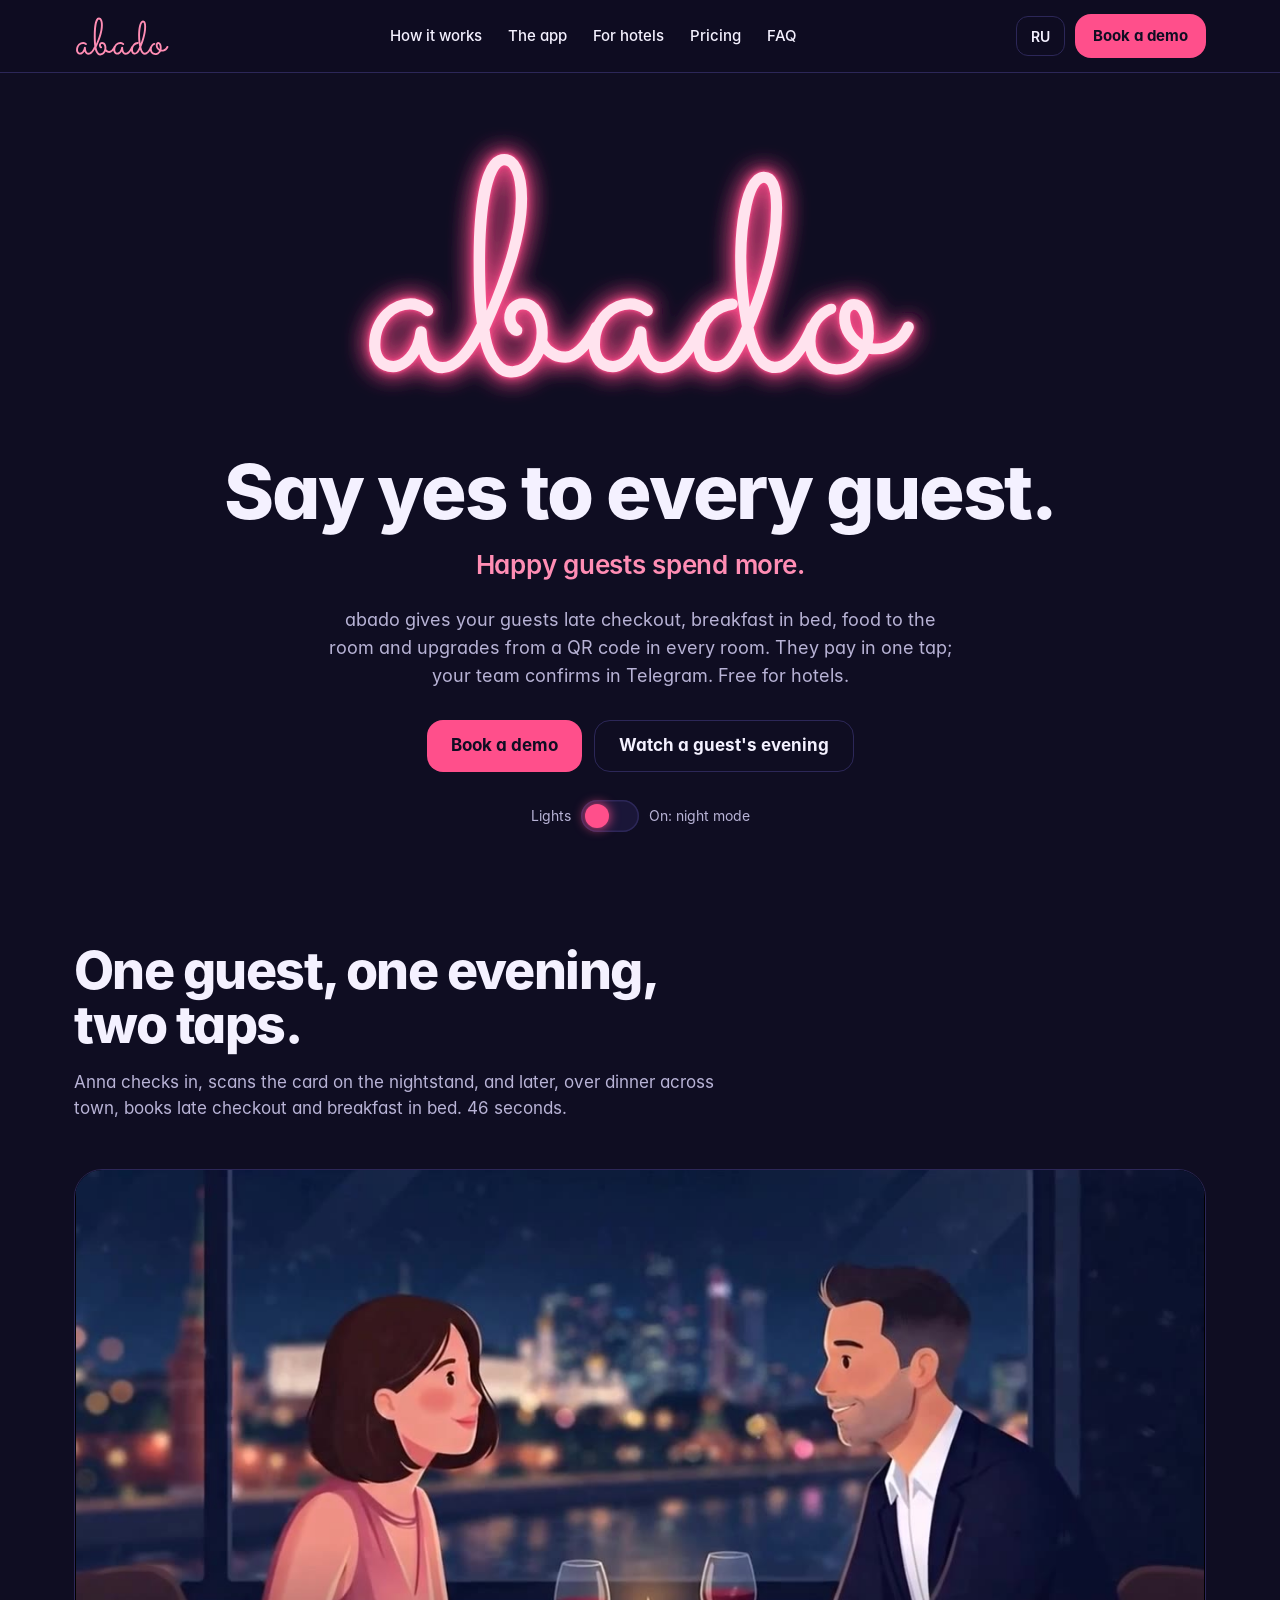
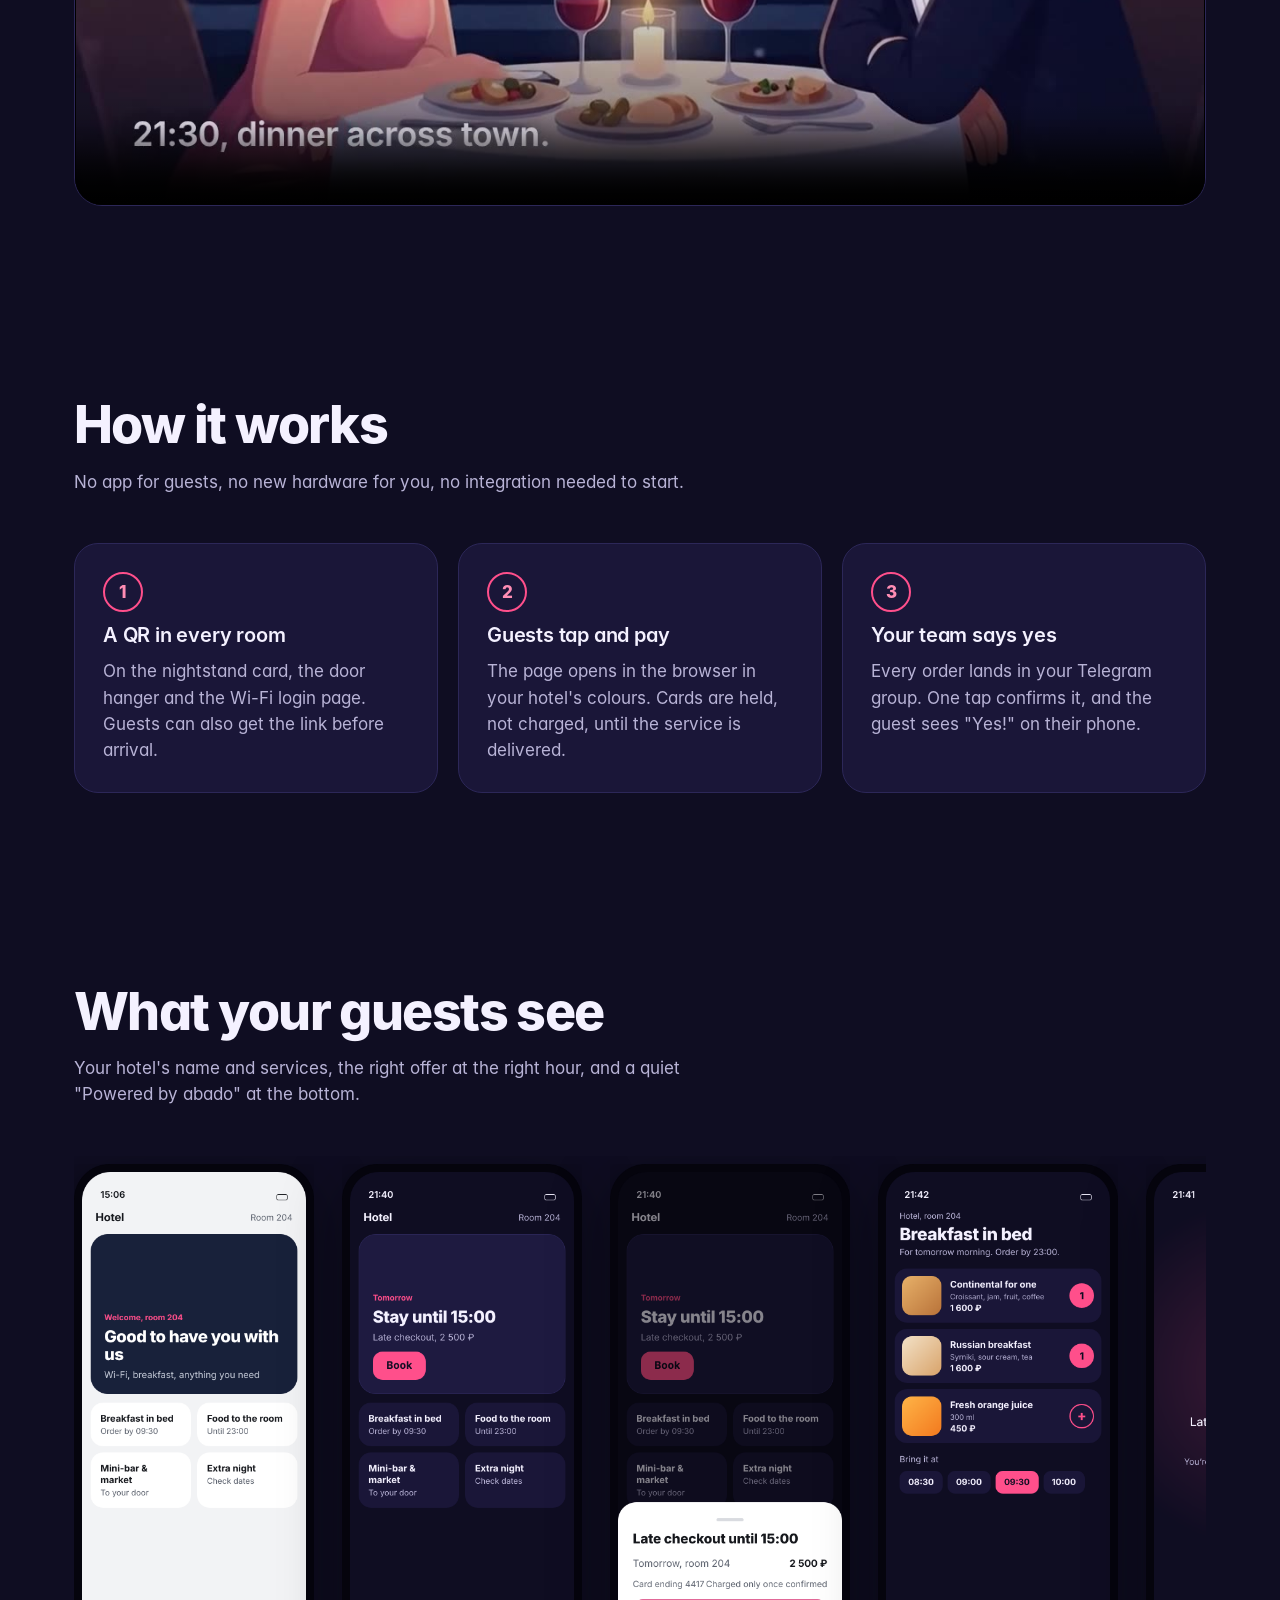
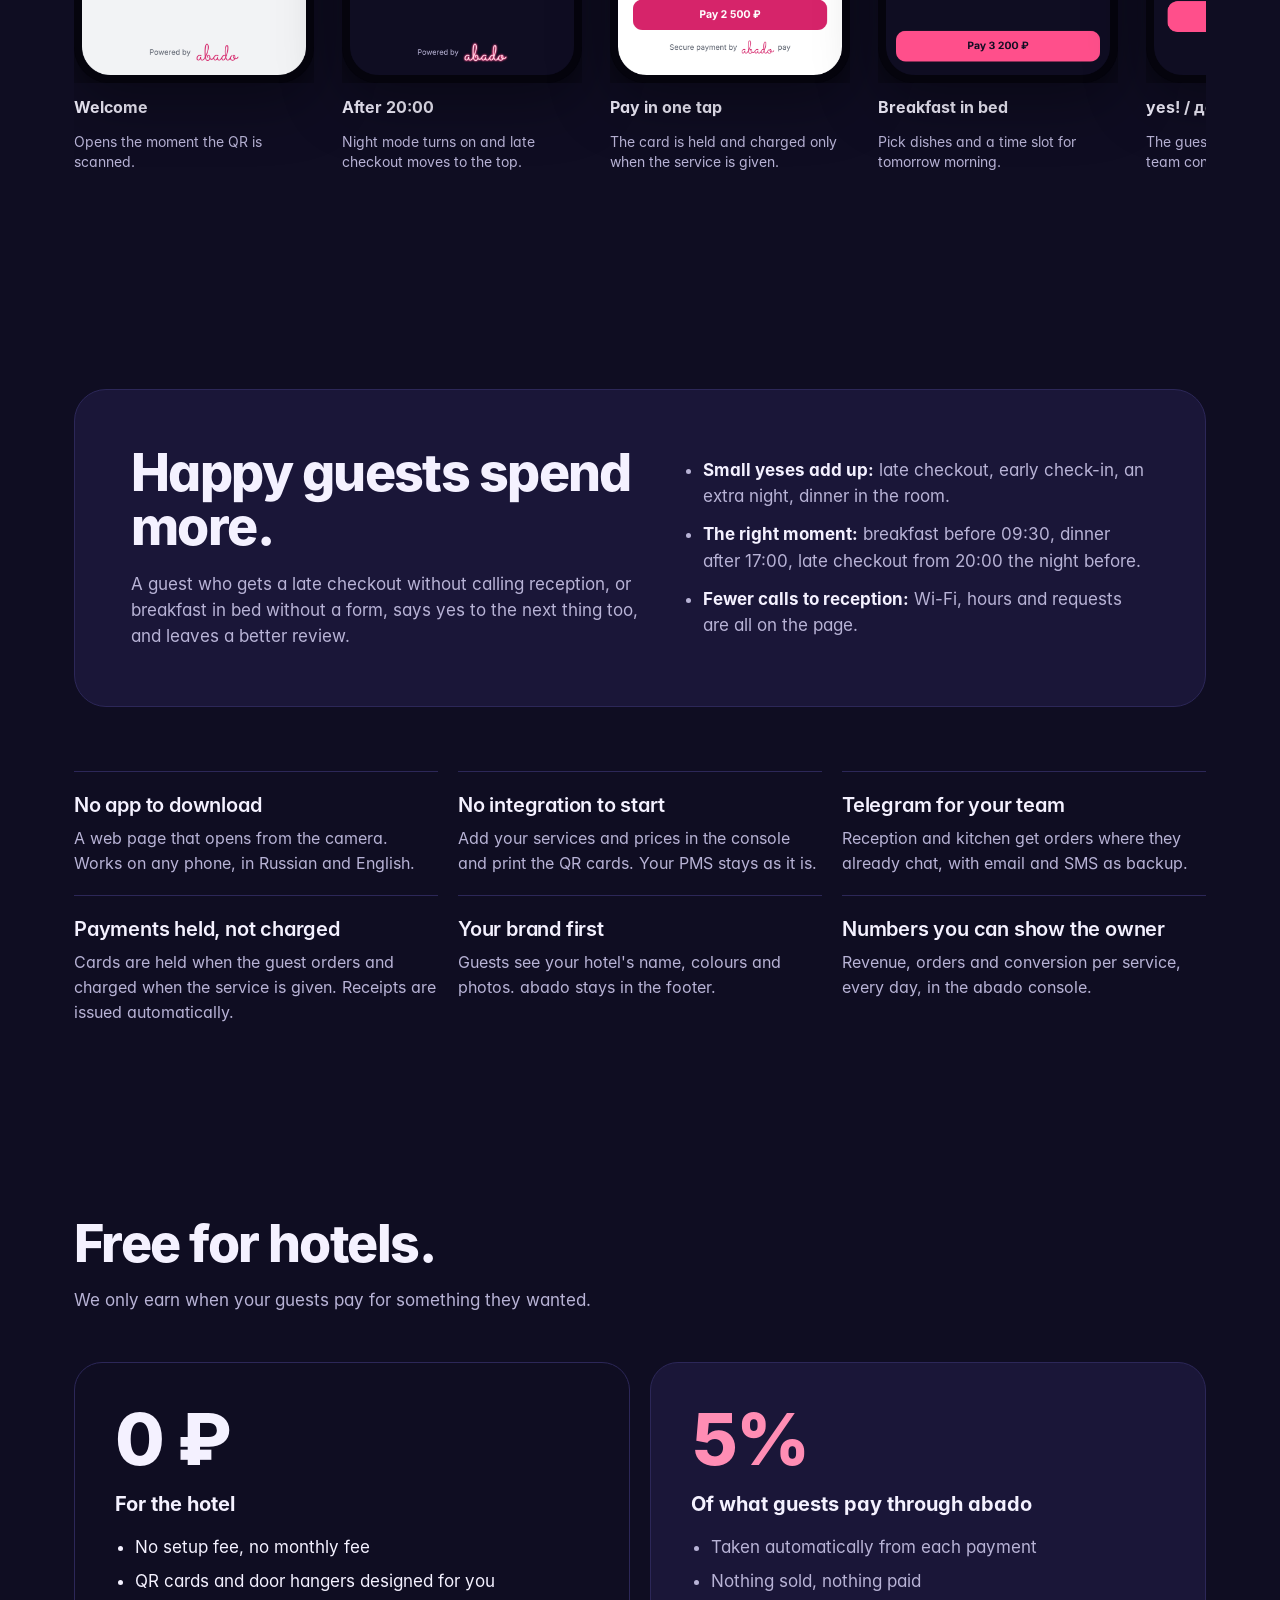
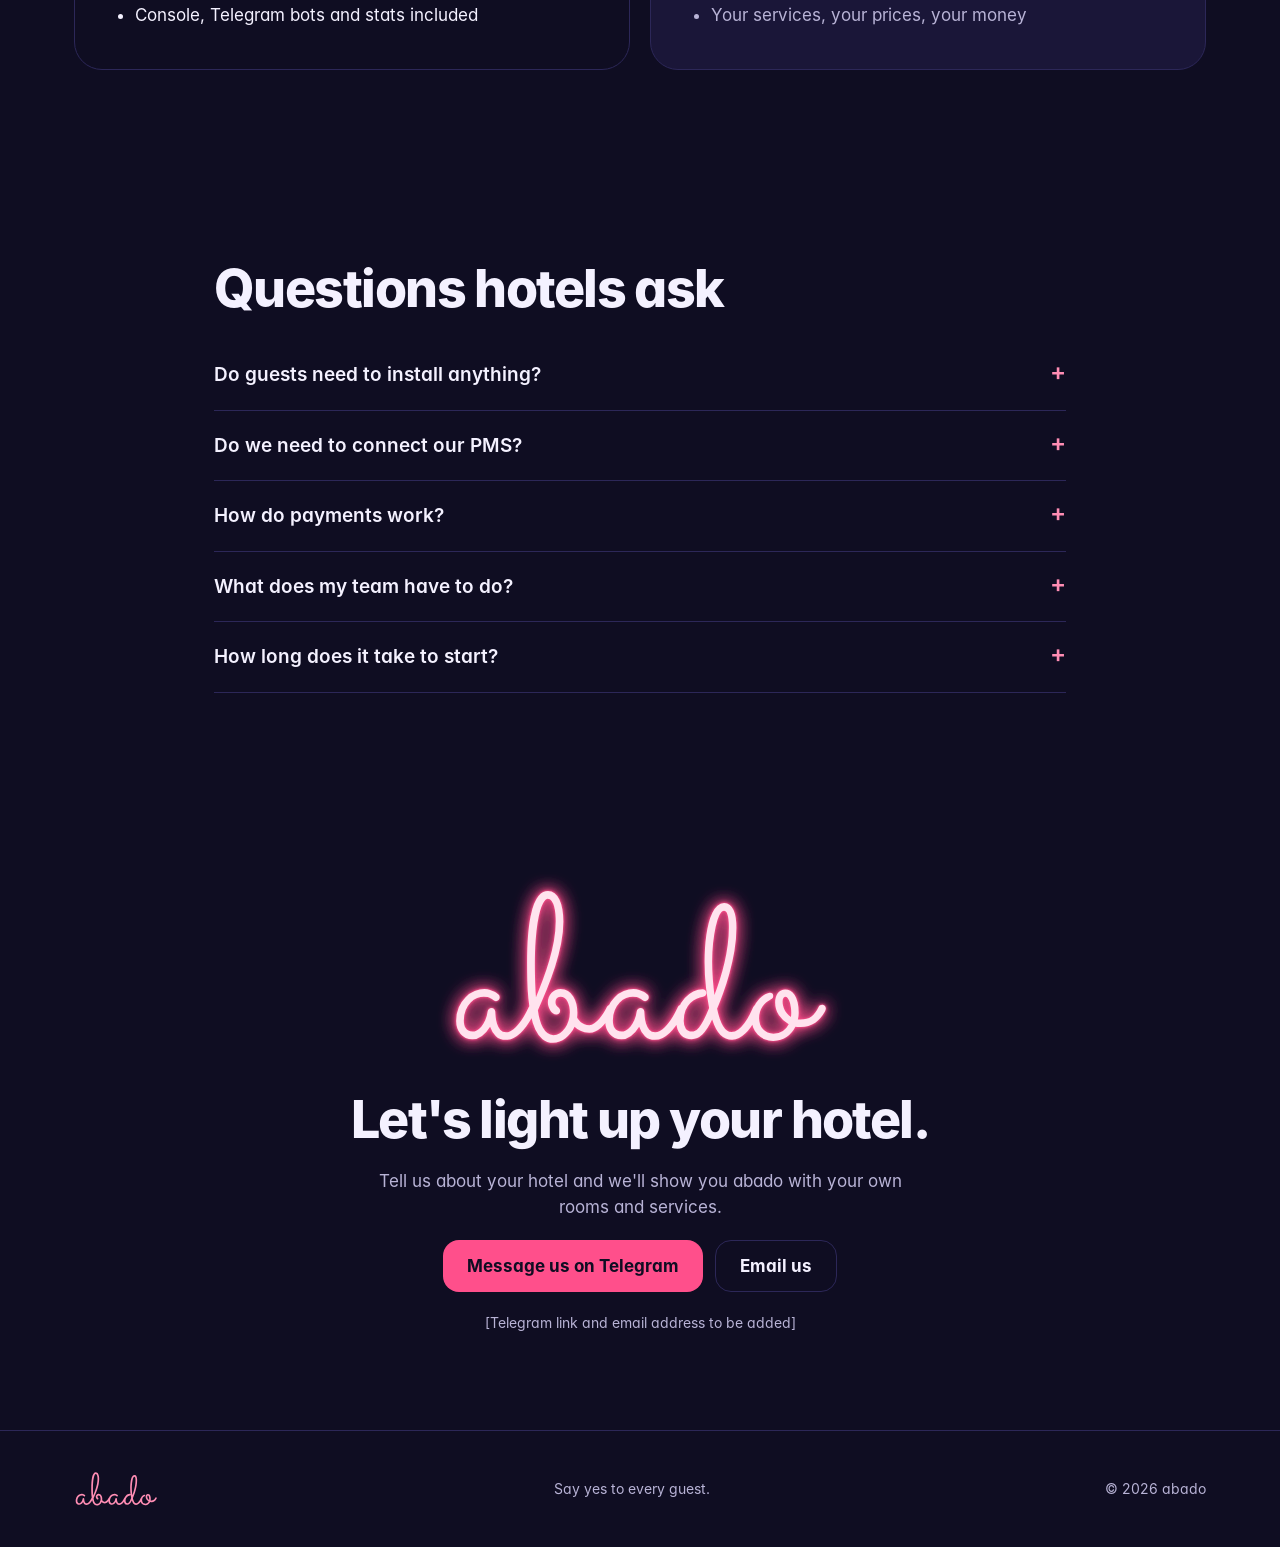
<file: index.html>
<!doctype html>
<html lang="en" data-theme="night">
<head>
<meta charset="utf-8">
<meta name="viewport" content="width=device-width, initial-scale=1">
<title>abado: say yes to every guest</title>
<meta name="description" content="The free guest upsell app for hotels. Guests order late checkout, breakfast in bed and room service from a QR in the room. Your team confirms in Telegram.">
<link rel="stylesheet" href="assets/fonts/fonts.css">
<link rel="icon" href="assets/icons/favicon.ico" sizes="any">
<link rel="icon" href="assets/icons/abado-icon.svg" type="image/svg+xml">
<link rel="apple-touch-icon" href="assets/icons/apple-touch-icon-180.png">
<meta name="theme-color" content="#0F0D22">
<meta property="og:type" content="website">
<meta property="og:title" content="abado: say yes to every guest">
<meta property="og:description" content="The free guest app for hotels. Late checkout, breakfast in bed and room service from a QR code in the room.">
<meta property="og:image" content="assets/og/og-en.jpg">
<link rel="alternate" hreflang="ru" href="ru/">
<link rel="alternate" hreflang="en" href="./">
<style>
:root{
  --midnight:#0F0D22; --panel:#1A1638; --line:#2C2758; --rose:#FF4F8B; --ink:#D6246A; --blush:#FF8DB4; --moon:#F4F1FF; --core:#FFE3EE; --sub:#B8B3D6;
}
[data-theme="night"]{--bg:#0F0D22;--card:#1A1638;--text:#F4F1FF;--muted:#B8B3D6;--border:#2C2758;--accent:#FF4F8B;--accentText:#0F0D22;--link:#FF8DB4}
[data-theme="day"]{--bg:#F4F1FF;--card:#FFFFFF;--text:#0F0D22;--muted:#4C4766;--border:#DCD6EE;--accent:#D6246A;--accentText:#FFFFFF;--link:#D6246A}
*{box-sizing:border-box}
html{scroll-behavior:smooth}
@media (prefers-reduced-motion: reduce){html{scroll-behavior:auto}*{transition:none!important;animation:none!important}}
body{margin:0;background:var(--bg);color:var(--text);font-family:Inter,system-ui,sans-serif;font-size:17px;line-height:1.55;transition:background .5s,color .5s}
a{color:var(--link)}
a:focus-visible,button:focus-visible,summary:focus-visible{outline:3px solid var(--blush);outline-offset:3px;border-radius:8px}
.wrap{max-width:1180px;margin:0 auto;padding:0 24px}
h1,h2,h3{letter-spacing:-.03em;line-height:1.05;margin:0}
h2{font-size:clamp(32px,4.4vw,52px);font-weight:800}
h3{font-size:20px;font-weight:600;letter-spacing:-.01em;line-height:1.3}
p{margin:0}
.muted{color:var(--muted)}
.btn{display:inline-flex;align-items:center;justify-content:center;min-height:52px;padding:0 24px;border-radius:16px;font-weight:700;font-size:17px;text-decoration:none;border:0;cursor:pointer;font-family:inherit}
.btn-main{background:var(--accent);color:var(--accentText)}
.btn-ghost{background:transparent;color:var(--text);border:1.5px solid var(--border)}
section{padding:96px 0}
.eyebrowless{max-width:640px;display:flex;flex-direction:column;gap:16px;margin-bottom:48px}

/* nav */
header{position:sticky;top:0;z-index:20;background:color-mix(in srgb,var(--bg) 88%,transparent);backdrop-filter:blur(10px);border-bottom:1px solid var(--border);transition:background .5s}
.nav{display:flex;align-items:center;justify-content:space-between;gap:16px;height:72px}
.nav ul{display:flex;gap:26px;list-style:none;margin:0;padding:0;font-size:15px;font-weight:500}
.nav ul a{color:var(--text);text-decoration:none}
.nav ul a:hover{color:var(--link)}
.tools{display:flex;gap:10px;align-items:center}
.pill{min-height:40px;padding:0 14px;border-radius:12px;border:1.5px solid var(--border);background:transparent;color:var(--text);font:600 14px Inter,sans-serif;cursor:pointer}
@media (max-width:900px){.nav ul{display:none}}
@media (max-width:600px){.hero{padding-top:40px}section{padding:64px 0}}

/* hero */
.hero{padding:72px 0 88px;text-align:center}
.sign{display:flex;align-items:center;justify-content:center}
.sign svg{width:min(560px,80vw);height:auto;overflow:visible}
.sign .tube{transition:fill .5s,opacity .5s}
[data-theme="day"] .sign .glow{opacity:0}
[data-theme="day"] .sign .core{fill:#D6246A}
.hero h1{font-size:clamp(40px,6vw,76px);font-weight:800;margin-top:calc(min(560px,80vw)*.117)}
.hero .second{font-size:clamp(20px,2.4vw,26px);font-weight:600;letter-spacing:-.01em;line-height:1.3;color:var(--link);margin-top:16px}
.hero .lead{max-width:640px;margin:24px auto 0;color:var(--muted);font-size:18px}
.hero .ctas{display:flex;gap:12px;justify-content:center;flex-wrap:wrap;margin-top:30px}
.switch{margin-top:28px;display:inline-flex;gap:10px;align-items:center;font-size:14px;color:var(--muted)}
.switch button{width:58px;height:32px;border-radius:16px;border:0;background:var(--card);position:relative;cursor:pointer;box-shadow:inset 0 0 0 1.5px var(--border)}
.switch button span{position:absolute;top:4px;left:4px;width:24px;height:24px;border-radius:12px;background:var(--rose);box-shadow:0 0 12px var(--rose);transition:left .3s}
[data-theme="day"] .switch button span{left:30px;background:#8E86A6;box-shadow:none}

/* video */
.video{border-radius:28px;overflow:hidden;border:1px solid var(--border);background:#000;aspect-ratio:16/9}
.video video{width:100%;height:100%;display:block}

/* steps */
.steps{display:grid;grid-template-columns:repeat(3,minmax(0,1fr));gap:20px}
.step{background:var(--card);border:1px solid var(--border);border-radius:24px;padding:28px;display:flex;flex-direction:column;gap:10px}
.step .n{width:40px;height:40px;border-radius:20px;border:2px solid var(--accent);color:var(--link);display:flex;align-items:center;justify-content:center;font-weight:800}
@media (max-width:800px){.steps{grid-template-columns:1fr}}

/* app gallery */
.gallery{display:flex;gap:28px;overflow-x:auto;padding:8px 4px 24px;scroll-snap-type:x mandatory}
.shot{flex:0 0 240px;scroll-snap-align:start;display:flex;flex-direction:column;gap:12px}
.shot img{width:240px;height:auto;display:block;filter:drop-shadow(0 18px 30px rgba(0,0,0,.35))}
.shot b{font-size:16px}
.shot span{font-size:14px;color:var(--muted);line-height:1.45}

/* features */
.features{display:grid;grid-template-columns:repeat(3,minmax(0,1fr));gap:20px}
.feat{border-top:1.5px solid var(--border);padding-top:20px;display:flex;flex-direction:column;gap:8px}
.feat p{color:var(--muted);font-size:16px}
@media (max-width:900px){.features{grid-template-columns:1fr 1fr}}
@media (max-width:600px){.features{grid-template-columns:1fr}}

/* happy band */
.band{background:var(--card);border:1px solid var(--border);border-radius:32px;padding:56px;display:grid;grid-template-columns:1.1fr 1fr;gap:40px;align-items:center}
.band ul{margin:0;padding-left:20px;display:flex;flex-direction:column;gap:12px;color:var(--muted)}
.band ul b{color:var(--text)}
@media (max-width:900px){.band{grid-template-columns:1fr;padding:32px}}

/* pricing */
.price{display:grid;grid-template-columns:1fr 1fr;gap:20px}
.pcard{border-radius:28px;padding:40px;display:flex;flex-direction:column;gap:14px}
.pcard.main{background:var(--midnight);color:var(--moon);border:1px solid var(--line)}
.pcard.alt{background:var(--card);border:1px solid var(--border)}
.big{font-size:clamp(48px,6vw,72px);font-weight:800;letter-spacing:-.03em;line-height:1}
.pcard ul{margin:0;padding-left:20px;display:flex;flex-direction:column;gap:8px}
@media (max-width:800px){.price{grid-template-columns:1fr}}

/* faq */
details{border-bottom:1.5px solid var(--border);padding:20px 0}
summary{cursor:pointer;font-weight:600;font-size:19px;list-style:none;display:flex;justify-content:space-between;gap:20px}
summary::after{content:"+";color:var(--link);font-size:24px;line-height:1}
details[open] summary::after{content:"–"}
details p{color:var(--muted);margin-top:12px;max-width:760px}

/* contact */
.contact{text-align:center;display:flex;flex-direction:column;align-items:center;gap:20px}
#sign2{margin-bottom:calc(min(380px,70vw)*.117 - 20px)}
.contact .ctas{display:flex;gap:12px;flex-wrap:wrap;justify-content:center}
.placeholder{font-size:14px;color:var(--muted)}
footer{border-top:1px solid var(--border);padding:40px 0;font-size:14px;color:var(--muted)}
footer .row{display:flex;justify-content:space-between;align-items:center;gap:20px;flex-wrap:wrap}
</style>
</head>
<body>
<header>
  <div class="wrap nav">
    <a href="#top" aria-label="abado home" class="navlogo" style="display:flex"></a>
    <nav aria-label="Main">
      <ul>
        <li><a href="#how" data-i="nav_how">How it works</a></li>
        <li><a href="#app" data-i="nav_app">The app</a></li>
        <li><a href="#hotels" data-i="nav_hotels">For hotels</a></li>
        <li><a href="#pricing" data-i="nav_price">Pricing</a></li>
        <li><a href="#faq" data-i="nav_faq">FAQ</a></li>
      </ul>
    </nav>
    <div class="tools">
      <button class="pill" id="lang" aria-label="Switch language">RU</button>
      <a class="btn btn-main" href="#contact" style="min-height:44px;padding:0 18px;font-size:15px" data-i="nav_demo">Book a demo</a>
    </div>
  </div>
</header>

<main id="top">
  <section class="hero">
    <div class="wrap">
      <div class="sign" id="sign"></div>
      <h1 data-i="h1">Say yes to every guest.</h1>
      <p class="second" data-i="second">Happy guests spend more.</p>
      <p class="lead" data-i="lead">abado gives your guests late checkout, breakfast in bed, food to the room and upgrades from a QR code in every room. They pay in one tap; your team confirms in Telegram. Free for hotels.</p>
      <div class="ctas">
        <a class="btn btn-main" href="#contact" data-i="cta_demo">Book a demo</a>
        <a class="btn btn-ghost" href="#watch" data-i="cta_watch">Watch a guest's evening</a>
      </div>
      <div class="switch">
        <span data-i="sw_label">Lights</span>
        <button id="lights" type="button" aria-pressed="true" aria-label="Turn the lights on or off"><span></span></button>
        <span id="swstate" data-i="sw_on">On: night mode</span>
      </div>
    </div>
  </section>

  <section id="watch" style="padding-top:24px">
    <div class="wrap">
      <div class="eyebrowless">
        <h2 data-i="w_h">One guest, one evening, two taps.</h2>
        <p class="muted" data-i="w_p">Anna checks in, scans the card on the nightstand, and later, over dinner across town, books late checkout and breakfast in bed. 46 seconds.</p>
      </div>
      <div class="video"><video id="film" controls preload="metadata" poster="assets/video/poster_en.jpg" playsinline src="assets/video/abado_film_en.mp4"></video></div>
    </div>
  </section>

  <section id="how">
    <div class="wrap">
      <div class="eyebrowless">
        <h2 data-i="how_h">How it works</h2>
        <p class="muted" data-i="how_p">No app for guests, no new hardware for you, no integration needed to start.</p>
      </div>
      <div class="steps">
        <div class="step"><span class="n">1</span><h3 data-i="s1_h">A QR in every room</h3><p class="muted" data-i="s1_p">On the nightstand card, the door hanger and the Wi-Fi login page. Guests can also get the link before arrival.</p></div>
        <div class="step"><span class="n">2</span><h3 data-i="s2_h">Guests tap and pay</h3><p class="muted" data-i="s2_p">The page opens in the browser in your hotel's colours. Cards are held, not charged, until the service is delivered.</p></div>
        <div class="step"><span class="n">3</span><h3 data-i="s3_h">Your team says yes</h3><p class="muted" data-i="s3_p">Every order lands in your Telegram group. One tap confirms it, and the guest sees "Yes!" on their phone.</p></div>
      </div>
    </div>
  </section>

  <section id="app">
    <div class="wrap">
      <div class="eyebrowless">
        <h2 data-i="app_h">What your guests see</h2>
        <p class="muted" data-i="app_p">Your hotel's name and services, the right offer at the right hour, and a quiet "Powered by abado" at the bottom.</p>
      </div>
      <div class="gallery" tabindex="0" aria-label="App screenshots">
        <div class="shot"><img src="assets/shots/en/home-day.png" alt="Hotel welcome page in the afternoon"><b data-i="g1_h">Welcome</b><span data-i="g1_p">Opens the moment the QR is scanned.</span></div>
        <div class="shot"><img src="assets/shots/en/home-night.png" alt="Evening page offering late checkout"><b data-i="g2_h">After 20:00</b><span data-i="g2_p">Night mode turns on and late checkout moves to the top.</span></div>
        <div class="shot"><img src="assets/shots/en/late-checkout.png" alt="Payment sheet for late checkout"><b data-i="g3_h">Pay in one tap</b><span data-i="g3_p">The card is held and charged only when the service is given.</span></div>
        <div class="shot"><img src="assets/shots/en/breakfast.png" alt="Breakfast in bed menu with time slots"><b data-i="g4_h">Breakfast in bed</b><span data-i="g4_p">Pick dishes and a time slot for tomorrow morning.</span></div>
        <div class="shot"><img id="yesshot" src="assets/shots/en/yes.png" alt="Confirmation screen"><b data-i="g5_h">yes! / да!</b><span data-i="g5_p">The guest sees it the second your team confirms.</span></div>
        <div class="shot"><img src="assets/shots/en/telegram.png" alt="Hotel Telegram group with confirmed orders"><b data-i="g6_h">Your team's side</b><span data-i="g6_p">Orders in Telegram, confirmed with one tap.</span></div>
      </div>
    </div>
  </section>

  <section id="hotels">
    <div class="wrap">
      <div class="band">
        <div style="display:flex;flex-direction:column;gap:16px">
          <h2 data-i="band_h">Happy guests spend more.</h2>
          <p class="muted" data-i="band_p">A guest who gets a late checkout without calling reception, or breakfast in bed without a form, says yes to the next thing too, and leaves a better review.</p>
        </div>
        <ul>
          <li data-i="band_1"><b>Small yeses add up:</b> late checkout, early check-in, an extra night, dinner in the room.</li>
          <li data-i="band_2"><b>The right moment:</b> breakfast before 09:30, dinner after 17:00, late checkout from 20:00 the night before.</li>
          <li data-i="band_3"><b>Fewer calls to reception:</b> Wi-Fi, hours and requests are all on the page.</li>
        </ul>
      </div>

      <div class="features" style="margin-top:64px">
        <div class="feat"><h3 data-i="f1_h">No app to download</h3><p data-i="f1_p">A web page that opens from the camera. Works on any phone, in Russian and English.</p></div>
        <div class="feat"><h3 data-i="f2_h">No integration to start</h3><p data-i="f2_p">Add your services and prices in the console and print the QR cards. Your PMS stays as it is.</p></div>
        <div class="feat"><h3 data-i="f3_h">Telegram for your team</h3><p data-i="f3_p">Reception and kitchen get orders where they already chat, with email and SMS as backup.</p></div>
        <div class="feat"><h3 data-i="f4_h">Payments held, not charged</h3><p data-i="f4_p">Cards are held when the guest orders and charged when the service is given. Receipts are issued automatically.</p></div>
        <div class="feat"><h3 data-i="f5_h">Your brand first</h3><p data-i="f5_p">Guests see your hotel's name, colours and photos. abado stays in the footer.</p></div>
        <div class="feat"><h3 data-i="f6_h">Numbers you can show the owner</h3><p data-i="f6_p">Revenue, orders and conversion per service, every day, in the abado console.</p></div>
      </div>
    </div>
  </section>

  <section id="pricing">
    <div class="wrap">
      <div class="eyebrowless">
        <h2 data-i="p_h">Free for hotels.</h2>
        <p class="muted" data-i="p_p">We only earn when your guests pay for something they wanted.</p>
      </div>
      <div class="price">
        <div class="pcard main">
          <span class="big">0 ₽</span>
          <b style="font-size:20px" data-i="p1_h">For the hotel</b>
          <ul data-i="p1_l" class="list"><li>No setup fee, no monthly fee</li><li>QR cards and door hangers designed for you</li><li>Console, Telegram bots and stats included</li></ul>
        </div>
        <div class="pcard alt">
          <span class="big" style="color:var(--link)">5%</span>
          <b style="font-size:20px" data-i="p2_h">Of what guests pay through abado</b>
          <ul data-i="p2_l" class="list muted"><li>Taken automatically from each payment</li><li>Nothing sold, nothing paid</li><li>Your services, your prices, your money</li></ul>
        </div>
      </div>
    </div>
  </section>

  <section id="faq">
    <div class="wrap" style="max-width:900px">
      <h2 data-i="faq_h" style="margin-bottom:24px">Questions hotels ask</h2>
      <details><summary data-i="q1">Do guests need to install anything?</summary><p data-i="a1">No. They scan the QR with the phone camera and the hotel's page opens in the browser. No sign-up, no app store.</p></details>
      <details><summary data-i="q2">Do we need to connect our PMS?</summary><p data-i="a2">Not to start. You set up services, prices and opening hours in the console. A PMS connection can come later.</p></details>
      <details><summary data-i="q3">How do payments work?</summary><p data-i="a3">The guest's card is held when they order and charged when the service is given. If you can't say yes, the hold is released and the guest pays nothing.</p></details>
      <details><summary data-i="q4">What does my team have to do?</summary><p data-i="a4">Confirm or decline each order in Telegram, then deliver it. That's it.</p></details>
      <details><summary data-i="q5">How long does it take to start?</summary><p data-i="a5">Most of the work is listing your services and prices. Once that's done, print the cards and put them in the rooms.</p></details>
    </div>
  </section>

  <section id="contact">
    <div class="wrap contact">
      <div class="sign" id="sign2"></div>
      <h2 data-i="c_h">Let's light up your hotel.</h2>
      <p class="muted" data-i="c_p" style="max-width:560px">Tell us about your hotel and we'll show you abado with your own rooms and services.</p>
      <div class="ctas">
        <a class="btn btn-main" href="https://t.me/TELEGRAM_USERNAME" data-i="c_tg">Message us on Telegram</a>
        <a class="btn btn-ghost" href="mailto:EMAIL@YOUR-DOMAIN.ru" data-i="c_mail">Email us</a>
      </div>
      <p class="placeholder">[Telegram link and email address to be added]</p>
    </div>
  </section>
</main>

<footer>
  <div class="wrap row">
    <span class="footlogo" style="display:flex"></span>
    <span data-i="foot">Say yes to every guest.</span>
    <span>© 2026 abado</span>
  </div>
</footer>

<script>
const P="M396.0-136.2L396.0-136.2Q394.0-132.3 387.9-119.9Q381.8-107.4 372.3-91.3Q362.8-75.2 350.1-57.6Q337.4-40.0 321.8-25.4Q306.2-10.7 288.1-1.2Q270.0 8.3 250 8.3L250 8.3Q221.7 8.3 202.4-9.8Q183.1-27.8 174.3-55.2L174.3-55.2Q157.7-27.3 134.8-11.0Q111.8 5.4 88.9 5.4L88.9 5.4Q70.8 5.4 56.2-1.2Q41.5-7.8 31.3-19.8Q21.0-31.7 15.4-47.9Q9.8-64.0 9.8-83.0L9.8-83.0Q9.8-121.1 22.7-150.1Q35.6-179.2 55.7-198.7Q75.7-218.3 99.9-228.0Q124.0-237.8 146.5-237.8L146.5-237.8Q161.6-237.8 174.3-233.6Q187.0-229.5 196.0-224.6Q205.1-219.7 210.0-215.6Q214.8-211.4 215.3-210.9L215.3-210.9Q220.7-204.6 220.7-197.8L220.7-197.8Q220.7-190.4 215.3-184.8Q210.0-179.2 202.6-179.2L202.6-179.2Q194.8-179.2 189.5-184.6L189.5-184.6Q188.5-185.5 185.1-188.2Q181.6-190.9 175.8-193.8Q169.9-196.8 161.9-199.0Q153.8-201.2 143.6-201.2L143.6-201.2Q128.4-201.2 111.3-194.3Q94.2-187.5 80.1-173.1Q65.9-158.7 56.4-137.0Q46.9-115.2 46.9-85.4L46.9-85.4Q46.9-76.2 48.8-66.7Q50.8-57.1 55.7-49.3Q60.5-41.5 68.8-36.6Q77.1-31.7 89.4-31.7L89.4-31.7Q98.1-31.7 109.6-37.6Q121.1-43.5 131.6-55.7Q142.1-67.9 150.6-86.4Q159.2-105.0 162.6-130.4L162.6-130.4Q163.6-137.2 168.9-141.8Q174.3-146.5 181.6-146.5L181.6-146.5Q188.5-146.5 193.6-141.1Q198.7-135.7 199.2-128.9L199.2-128.9Q199.7-119.6 201.2-102.8Q202.6-85.9 207.8-69.3Q212.9-52.7 223.1-40.5Q233.4-28.3 251.5-28.3L251.5-28.3Q263.2-28.3 274.7-34.7Q286.1-41.0 297.1-51.5Q308.1-62.0 318.1-75.4Q328.1-88.9 336.4-102.5Q344.7-116.2 351.1-128.9Q357.4-141.6 361.8-150.9L361.8-150.9Q364.3-156.3 368.9-159.2Q373.5-162.1 378.9-162.1L378.9-162.1Q387.2-162.1 392.3-156.0Q397.5-149.9 397.5-143.1L397.5-143.1Q397.5-139.6 396.0-136.2ZM773.9-135.3L773.9-135.3Q772.5-132.3 767.6-123.3Q762.7-114.3 754.9-102.3Q747.1-90.3 736.3-76.9Q725.6-63.5 712.9-52.2Q700.2-41.0 685.5-33.7Q670.9-26.4 655.3-26.4L655.3-26.4Q629.9-26.4 612.3-35.4Q594.7-44.4 583.5-55.7L583.5-55.7Q575.7-38.6 564.5-24.4Q553.2-10.3 539.6 0.2Q525.9 10.7 510.5 16.6Q495.1 22.5 479.0 22.5L479.0 22.5Q449.2 22.5 428.2 4.9Q407.2-12.7 393.3-42.2Q379.4-71.8 371.6-110.8Q363.8-149.9 359.6-192.9Q355.5-235.8 354.5-279.8Q353.5-323.7 353.5-363.3L353.5-363.3Q353.5-439.0 357.9-494.4Q362.3-549.8 369.9-588.6Q377.4-627.4 387.5-651.6Q397.5-675.8 408.7-689.2Q419.9-702.6 431.6-707.5Q443.4-712.4 454.6-712.4L454.6-712.4Q472.7-712.4 486.6-701.7Q500.5-690.9 510.0-671.6Q519.5-652.3 524.4-625Q529.3-597.7 529.3-564.9L529.3-564.9Q529.3-512.7 518.1-457.0Q506.8-401.4 489.0-345.9Q471.2-290.5 449.2-237.1Q427.2-183.6 405.8-135.7L405.8-135.7Q408.7-111.8 414.6-90.1Q420.4-68.4 429.7-51.5Q439.0-34.7 451.7-24.7Q464.4-14.6 481.0-14.6L481.0-14.6Q497.6-14.6 512.2-24.2Q526.9-33.7 537.6-49.1Q548.3-64.5 554.4-84.0Q560.5-103.5 560.5-124.0L560.5-124.0Q560.5-137.7 557.9-151.6Q555.2-165.5 549.6-176.5Q543.9-187.5 535.6-194.3Q527.3-201.2 515.6-201.2L515.6-201.2Q506.8-201.2 502.0-197.5Q497.1-193.8 494.6-189.2Q492.2-184.6 491.7-180.2Q491.2-175.8 491.2-174.3L491.2-174.3Q491.2-167.5 494.1-160.6Q497.1-153.8 505.4-148.4L505.4-148.4Q513.7-142.6 513.7-132.3L513.7-132.3Q513.7-124.0 508.1-119.1Q502.4-114.3 495.6-114.3L495.6-114.3Q485.8-114.3 478.3-120.1Q470.7-126.0 465.3-135.0Q460.0-144.0 457.0-154.3Q454.1-164.6 454.1-173.3L454.1-173.3Q454.1-187.5 459.0-199.5Q463.9-211.4 472.4-220.0Q481.0-228.5 491.9-233.2Q502.9-237.8 515.1-237.8L515.1-237.8Q536.1-237.8 551.5-228.0Q566.9-218.3 577.1-202.1Q587.4-186.0 592.3-165.5Q597.2-145.0 597.2-124.0L597.2-124.0Q597.2-111.8 595.7-100.1L595.7-100.1Q597.7-96.2 602.1-89.8Q606.4-83.5 613.8-77.6Q621.1-71.8 631.3-67.4Q641.6-63.0 655.3-63.0L655.3-63.0Q667.0-63.0 679.4-72.0Q691.9-81.1 703.4-94.5Q714.8-107.9 724.6-123.3Q734.4-138.7 740.7-151.9L740.7-151.9Q743.2-156.7 747.6-159.4Q752.0-162.1 757.3-162.1L757.3-162.1Q765.6-162.1 770.8-156.3Q775.9-150.4 775.9-143.1L775.9-143.1Q775.9-140.1 773.9-135.3ZM396.5-198.2L396.5-198.2Q413.1-239.3 430.2-284.4Q447.3-329.6 460.9-376.5Q474.6-423.3 483.4-471.2Q492.2-519.0 492.2-565.4L492.2-565.4Q492.2-583.0 490.5-602.3Q488.8-621.6 484.4-637.7Q480.0-653.8 472.4-664.6Q464.8-675.3 453.1-675.3L453.1-675.3Q449.2-675.3 443.1-670.2Q437.0-665.0 430.2-652.1Q423.3-639.2 416.5-616.2Q409.7-593.3 404.1-557.9Q398.4-522.5 394.8-472.7Q391.1-422.9 391.1-355.5L391.1-355.5Q391.1-333.0 391.6-309.8Q392.1-286.6 392.8-265.6Q393.6-244.6 394.5-227.1Q395.5-209.5 396.5-198.2ZM1118.2-136.2L1118.2-136.2Q1116.2-132.3 1110.1-119.9Q1104.0-107.4 1094.5-91.3Q1085.0-75.2 1072.3-57.6Q1059.6-40.0 1043.9-25.4Q1028.3-10.7 1010.3-1.2Q992.2 8.3 972.2 8.3L972.2 8.3Q943.8 8.3 924.6-9.8Q905.3-27.8 896.5-55.2L896.5-55.2Q879.9-27.3 856.9-11.0Q834.0 5.4 811.0 5.4L811.0 5.4Q793.0 5.4 778.3-1.2Q763.7-7.8 753.4-19.8Q743.2-31.7 737.5-47.9Q731.9-64.0 731.9-83.0L731.9-83.0Q731.9-121.1 744.9-150.1Q757.8-179.2 777.8-198.7Q797.9-218.3 822.0-228.0Q846.2-237.8 868.7-237.8L868.7-237.8Q883.8-237.8 896.5-233.6Q909.2-229.5 918.2-224.6Q927.2-219.7 932.1-215.6Q937.0-211.4 937.5-210.9L937.5-210.9Q942.9-204.6 942.9-197.8L942.9-197.8Q942.9-190.4 937.5-184.8Q932.1-179.2 924.8-179.2L924.8-179.2Q917.0-179.2 911.6-184.6L911.6-184.6Q910.6-185.5 907.2-188.2Q903.8-190.9 897.9-193.8Q892.1-196.8 884.0-199.0Q876.0-201.2 865.7-201.2L865.7-201.2Q850.6-201.2 833.5-194.3Q816.4-187.5 802.2-173.1Q788.1-158.7 778.6-137.0Q769.0-115.2 769.0-85.4L769.0-85.4Q769.0-76.2 771.0-66.7Q772.9-57.1 777.8-49.3Q782.7-41.5 791.0-36.6Q799.3-31.7 811.5-31.7L811.5-31.7Q820.3-31.7 831.8-37.6Q843.3-43.5 853.8-55.7Q864.3-67.9 872.8-86.4Q881.3-105.0 884.8-130.4L884.8-130.4Q885.7-137.2 891.1-141.8Q896.5-146.5 903.8-146.5L903.8-146.5Q910.6-146.5 915.8-141.1Q920.9-135.7 921.4-128.9L921.4-128.9Q921.9-119.6 923.3-102.8Q924.8-85.9 929.9-69.3Q935.1-52.7 945.3-40.5Q955.6-28.3 973.6-28.3L973.6-28.3Q985.4-28.3 996.8-34.7Q1008.3-41.0 1019.3-51.5Q1030.3-62.0 1040.3-75.4Q1050.3-88.9 1058.6-102.5Q1066.9-116.2 1073.2-128.9Q1079.6-141.6 1084.0-150.9L1084.0-150.9Q1086.4-156.3 1091.1-159.2Q1095.7-162.1 1101.1-162.1L1101.1-162.1Q1109.4-162.1 1114.5-156.0Q1119.6-149.9 1119.6-143.1L1119.6-143.1Q1119.6-139.6 1118.2-136.2ZM1273.9-142.1L1273.9-142.1Q1297.9-29.3 1343.3-29.3L1343.3-29.3Q1360.8-29.3 1377.0-42.2Q1393.1-55.2 1407.0-74.0Q1420.9-92.8 1431.6-113.8Q1442.4-134.8 1449.2-150.4L1449.2-150.4Q1454.1-162.1 1466.3-162.1L1466.3-162.1Q1474.1-162.1 1479.5-156.3Q1484.9-150.4 1484.9-143.6L1484.9-143.6Q1484.9-139.6 1483.4-136.7L1483.4-136.7Q1480.0-128.4 1473.4-114.5Q1466.8-100.6 1457.3-84.7Q1447.8-68.8 1436.0-52.2Q1424.3-35.6 1410.2-22.5Q1396.0-9.3 1380.1-0.7Q1364.3 7.8 1346.7 7.8L1346.7 7.8Q1314.0 7.8 1290.5-14.9Q1267.1-37.6 1250-89.8L1250-89.8Q1226.6-40.0 1202.6-17.6Q1178.7 4.9 1150.9 4.9L1150.9 4.9Q1136.2 4.9 1122.6 0.2Q1108.9-4.4 1098.6-15.1Q1088.4-25.9 1082.0-42.7Q1075.7-59.6 1075.7-84.0L1075.7-84.0Q1075.7-117.7 1087.4-146.0Q1099.1-174.3 1117.7-194.6Q1136.2-214.8 1158.9-226.1Q1181.6-237.3 1204.1-237.3L1204.1-237.3Q1211.4-237.3 1216.8-232.2Q1222.2-227.1 1222.2-219.2L1222.2-219.2Q1222.2-212.4 1217.8-207.0Q1213.4-201.7 1206.1-200.7L1206.1-200.7Q1191.4-198.7 1174.8-191.4Q1158.2-184.1 1144.3-170.2Q1130.4-156.3 1121.3-134.8Q1112.3-113.3 1112.3-83.5L1112.3-83.5Q1112.3-59.1 1122.3-45.4Q1132.3-31.7 1151.4-31.7L1151.4-31.7Q1159.2-31.7 1168.0-35.9Q1176.8-40.0 1186.8-52.2Q1196.8-64.5 1208.7-86.9Q1220.7-109.4 1235.4-146.0L1235.4-146.0Q1227.1-189.0 1220.2-245.1Q1213.4-301.3 1213.4-370.6L1213.4-370.6Q1213.4-400.9 1215.3-433.8Q1217.3-466.8 1221.7-498.3Q1226.1-529.8 1233.4-558.1Q1240.7-586.4 1251.2-607.9Q1261.7-629.4 1275.9-641.8Q1290.0-654.3 1308.1-654.3L1308.1-654.3Q1324.2-654.3 1335.4-645.5Q1346.7-636.7 1353.8-621.1Q1360.8-605.5 1364.3-583.5Q1367.7-561.5 1367.7-535.2L1367.7-535.2Q1367.7-478.5 1357.9-421.9Q1348.1-365.2 1333.7-313.5Q1319.3-261.7 1303.2-217.8Q1287.1-173.8 1273.9-142.1ZM1331.1-535.6L1331.1-535.6Q1331.1-547.9 1330.3-562.0Q1329.6-576.2 1326.9-588.6Q1324.2-601.1 1319.8-609.4Q1315.4-617.7 1308.1-617.7L1308.1-617.7Q1295.9-617.7 1285.4-596.2Q1274.9-574.7 1267.1-539.8Q1259.3-504.9 1254.6-460.7Q1250-416.5 1250-371.6L1250-371.6Q1250-328.6 1253.4-285.6Q1256.8-242.7 1261.2-209.0L1261.2-209.0Q1275.4-246.6 1288.1-286.4Q1300.8-326.2 1310.3-367.7Q1319.8-409.2 1325.4-451.4Q1331.1-493.7 1331.1-535.6ZM1674.8-53.7L1674.8-53.7Q1662.6-53.7 1653.3-55.7L1653.3-55.7Q1646.0-41.0 1635.7-28.6Q1625.5-16.1 1612.1-6.8Q1598.6 2.4 1582.0 7.8Q1565.4 13.2 1545.9 13.2L1545.9 13.2Q1522.9 13.2 1503.9 5.1Q1484.9-2.9 1470.7-17.3Q1456.5-31.7 1448.7-52.0Q1440.9-72.3 1440.9-96.7L1440.9-96.7Q1440.9-127.9 1452.1-151.1Q1463.4-174.3 1478.0-189.7Q1492.7-205.1 1507.3-212.6Q1522.0-220.2 1529.3-220.2L1529.3-220.2Q1537.6-220.2 1541.7-215.8Q1545.9-211.4 1545.9-204.1L1545.9-204.1Q1545.9-195.8 1540.8-191.7Q1535.6-187.5 1527.8-183.6L1527.8-183.6Q1520.0-179.7 1511.2-172.6Q1502.4-165.5 1494.9-154.8Q1487.3-144.0 1482.4-129.4Q1477.5-114.7 1477.5-96.7L1477.5-96.7Q1477.5-80.6 1482.4-66.7Q1487.3-52.7 1496.6-42.7Q1505.9-32.7 1518.6-27.1Q1531.3-21.5 1546.9-21.5L1546.9-21.5Q1574.7-21.5 1593.0-34.4Q1611.3-47.4 1621.1-67.4L1621.1-67.4Q1592.3-82.5 1573.7-110.4Q1555.2-138.2 1555.2-172.9L1555.2-172.9Q1555.2-200.7 1568.6-218.3Q1582.0-235.8 1604.0-235.8L1604.0-235.8Q1617.2-235.8 1628.9-229.5Q1640.6-223.1 1649.7-209.5Q1658.7-195.8 1664.1-174.3Q1669.4-152.8 1669.4-123.0L1669.4-123.0Q1669.4-107.4 1665.5-90.3L1665.5-90.3Q1668.5-89.8 1671.4-89.8Q1674.3-89.8 1677.7-89.8L1677.7-89.8Q1694.3-89.8 1707.5-93.8Q1720.7-97.7 1731.4-105.5Q1742.2-113.3 1750.7-125.5Q1759.3-137.7 1767.1-153.8L1767.1-153.8Q1768.6-156.7 1773.4-159.4Q1778.3-162.1 1783.2-162.1L1783.2-162.1Q1789.6-162.1 1795.2-157.0Q1800.8-151.9 1800.8-143.6L1800.8-143.6Q1800.8-139.6 1798.8-135.0Q1796.9-130.4 1794.9-126.5L1794.9-126.5Q1786.6-111.8 1775.6-98.4Q1764.6-85.0 1749.8-75.0Q1734.9-64.9 1716.3-59.1Q1697.8-53.2 1674.8-53.7ZM1591.3-176.8L1591.3-176.8Q1591.3-167.5 1593.8-157.2Q1596.2-147.0 1601.3-137.0Q1606.4-127.0 1614.0-117.9Q1621.6-108.9 1631.8-102.5L1631.8-102.5Q1633.3-112.8 1633.3-122.6L1633.3-122.6Q1633.3-135.7 1631.3-149.4Q1629.4-163.1 1625.7-174.6Q1622.1-186.0 1616.7-193.1Q1611.3-200.2 1604.0-200.2L1604.0-200.2Q1601.1-200.2 1596.2-195.8Q1591.3-191.4 1591.3-176.8Z";
function sign(id,uid){return `<svg role="img" aria-label="abado" viewBox="-20 -742 1841 795"><defs><filter id="${uid}" x="-20%" y="-50%" width="140%" height="200%"><feGaussianBlur stdDeviation="40" result="a"/><feGaussianBlur in="SourceGraphic" stdDeviation="14" result="b"/><feGaussianBlur in="SourceGraphic" stdDeviation="5" result="c"/><feMerge><feMergeNode in="a"/><feMergeNode in="a"/><feMergeNode in="b"/><feMergeNode in="c"/></feMerge></filter></defs><path class="tube glow" d="${P}" fill="#FF4F8B" filter="url(#${uid})"/><path class="tube core" d="${P}" fill="#FFE3EE"/></svg>`}
function small(w){const night=document.documentElement.dataset.theme==='night';return `<svg width="${w}" height="${Math.round(w*795/1841)}" viewBox="-20 -742 1841 795" aria-hidden="true"><path d="${P}" fill="${night?'#FF8DB4':'#D6246A'}"/></svg>`}
document.getElementById('sign').innerHTML=sign('sign','g1');
document.getElementById('sign2').innerHTML=sign('sign2','g2');
document.querySelector('#sign2 svg').style.width='min(380px,70vw)';
function smalls(){document.querySelector('.navlogo').innerHTML=small(96);document.querySelector('.footlogo').innerHTML=small(84);}
smalls();

const RU={nav_how:"Как это работает",nav_app:"Приложение",nav_hotels:"Отелям",nav_price:"Цена",nav_faq:"Вопросы",nav_demo:"Демо",
h1:"Скажите «да» каждому гостю.",second:"Довольные гости тратят больше.",lead:"abado даёт гостям поздний выезд, завтрак в номер, еду в номер и апгрейды по QR-коду в каждом номере. Гость платит в одно касание, ваша команда подтверждает в Telegram. Для отелей бесплатно.",
cta_demo:"Записаться на демо",cta_watch:"Смотреть вечер гостя",sw_label:"Свет",sw_on:"Вкл: ночной режим",sw_off:"Выкл: дневной режим",
w_h:"Один гость, один вечер, два касания.",w_p:"Анна заселяется, сканирует карточку на тумбочке, а вечером, за ужином в ресторане, бронирует поздний выезд и завтрак в номер. 46 секунд.",
how_h:"Как это работает",how_p:"Гостям не нужно приложение, вам не нужно новое оборудование и интеграции для старта.",
s1_h:"QR-код в каждом номере",s1_p:"На карточке у кровати, на дверной табличке и на странице входа в Wi-Fi. Ссылку можно отправить и до заезда.",
s2_h:"Гость выбирает и платит",s2_p:"Страница открывается в браузере, в цветах вашего отеля. Деньги на карте блокируются и списываются только после оказания услуги.",
s3_h:"Команда говорит «да»",s3_p:"Каждый заказ приходит в ваш Telegram-чат. Одно касание подтверждает его, и гость видит «Да!» на экране.",
app_h:"Что видят гости",app_p:"Название и услуги вашего отеля, нужное предложение в нужный час и скромное «Powered by abado» внизу.",
g1_h:"Добро пожаловать",g1_p:"Открывается сразу после сканирования QR.",g2_h:"После 20:00",g2_p:"Включается ночной режим, а поздний выезд выходит на первый план.",g3_h:"Оплата в одно касание",g3_p:"Сумма блокируется и списывается только после услуги.",g4_h:"Завтрак в постель",g4_p:"Блюда и время подачи на завтра.",g5_h:"Да!",g5_p:"Гость видит это, как только команда подтвердит.",g6_h:"Сторона отеля",g6_p:"Заказы в Telegram, подтверждение одним касанием.",
band_h:"Довольные гости тратят больше.",band_p:"Гость, который получил поздний выезд без звонка на ресепшен или завтрак в номер без бланка, охотнее скажет «да» следующему предложению и оставит лучший отзыв.",
band_1:"<b>Маленькие «да» складываются:</b> поздний выезд, ранний заезд, лишняя ночь, ужин в номере.",band_2:"<b>В нужный момент:</b> завтрак до 09:30, ужин после 17:00, поздний выезд с 20:00 накануне.",band_3:"<b>Меньше звонков на ресепшен:</b> Wi-Fi, часы работы и запросы — на одной странице.",
f1_h:"Без приложения",f1_p:"Веб-страница открывается с камеры. Работает на любом телефоне, на русском и английском.",f2_h:"Без интеграций для старта",f2_p:"Добавьте услуги и цены в консоли и распечатайте QR-карточки. Ваша PMS остаётся как есть.",f3_h:"Telegram для команды",f3_p:"Ресепшен и кухня получают заказы там, где уже общаются. Почта и SMS — как резерв.",f4_h:"Блокировка, а не списание",f4_p:"Сумма блокируется при заказе и списывается после услуги. Чеки формируются автоматически.",f5_h:"Сначала ваш бренд",f5_p:"Гости видят название, цвета и фото вашего отеля. abado — только в подвале.",f6_h:"Цифры для собственника",f6_p:"Выручка, заказы и конверсия по каждой услуге — каждый день в консоли abado.",
p_h:"Для отелей бесплатно.",p_p:"Мы зарабатываем, только когда гость платит за то, что хотел.",p1_h:"Для отеля",p1_l:"<li>Без платы за подключение и абонентской платы</li><li>QR-карточки и таблички для вас</li><li>Консоль, Telegram-боты и статистика включены</li>",p2_h:"От оплат гостей через abado",p2_l:"<li>Удерживается автоматически с каждой оплаты</li><li>Нет продаж — нет платы</li><li>Ваши услуги, ваши цены, ваши деньги</li>",
faq_h:"Что спрашивают отели",q1:"Гостям нужно что-то устанавливать?",a1:"Нет. Они сканируют QR камерой телефона, и страница отеля открывается в браузере. Без регистрации и магазина приложений.",q2:"Нужно ли подключать PMS?",a2:"Для старта — нет. Услуги, цены и часы работы вы задаёте в консоли. Подключение к PMS можно сделать позже.",q3:"Как работают платежи?",a3:"Сумма блокируется на карте при заказе и списывается после оказания услуги. Если вы не можете сказать «да», блокировка снимается и гость ничего не платит.",q4:"Что нужно делать команде?",a4:"Подтвердить или отклонить заказ в Telegram и выполнить его. Всё.",q5:"Сколько времени занимает запуск?",a5:"Основная работа — перечислить услуги и цены. Затем распечатайте карточки и разложите их по номерам.",
c_h:"Давайте зажжём свет в вашем отеле.",c_p:"Расскажите о вашем отеле, и мы покажем abado с вашими номерами и услугами.",c_tg:"Написать в Telegram",c_mail:"Написать на почту",foot:"Скажите «да» каждому гостю."};
const EN={};document.querySelectorAll('[data-i]').forEach(el=>EN[el.dataset.i]=el.innerHTML);EN.sw_off="Off: day mode";
let lang='en';
function applyLang(){const D=lang==='ru'?RU:EN;document.documentElement.lang=lang;document.querySelectorAll('[data-i]').forEach(el=>{const k=el.dataset.i;if(D[k]!==undefined)el.innerHTML=D[k]});document.getElementById('lang').textContent=lang==='ru'?'EN':'RU';document.querySelectorAll('.shot img').forEach(im=>{im.src=im.getAttribute('src').replace(/shots\/(en|ru)\//,'shots/'+lang+'/')});{const v=document.getElementById('film');const src='assets/video/abado_film_'+lang+'.mp4';if(!v.getAttribute('src').endsWith(src)){v.poster='assets/video/poster_'+lang+'.jpg';v.setAttribute('src',src);}}setSwitch();}
document.getElementById('lang').addEventListener('click',()=>{lang=lang==='en'?'ru':'en';applyLang()});
function setSwitch(){const night=document.documentElement.dataset.theme==='night';const D=lang==='ru'?RU:EN;const s=document.getElementById('swstate');s.innerHTML=night?D.sw_on:D.sw_off;document.getElementById('lights').setAttribute('aria-pressed',night)}
document.getElementById('lights').addEventListener('click',()=>{const r=document.documentElement;r.dataset.theme=r.dataset.theme==='night'?'day':'night';setSwitch();smalls();});
</script>
</body>
</html>
</file>
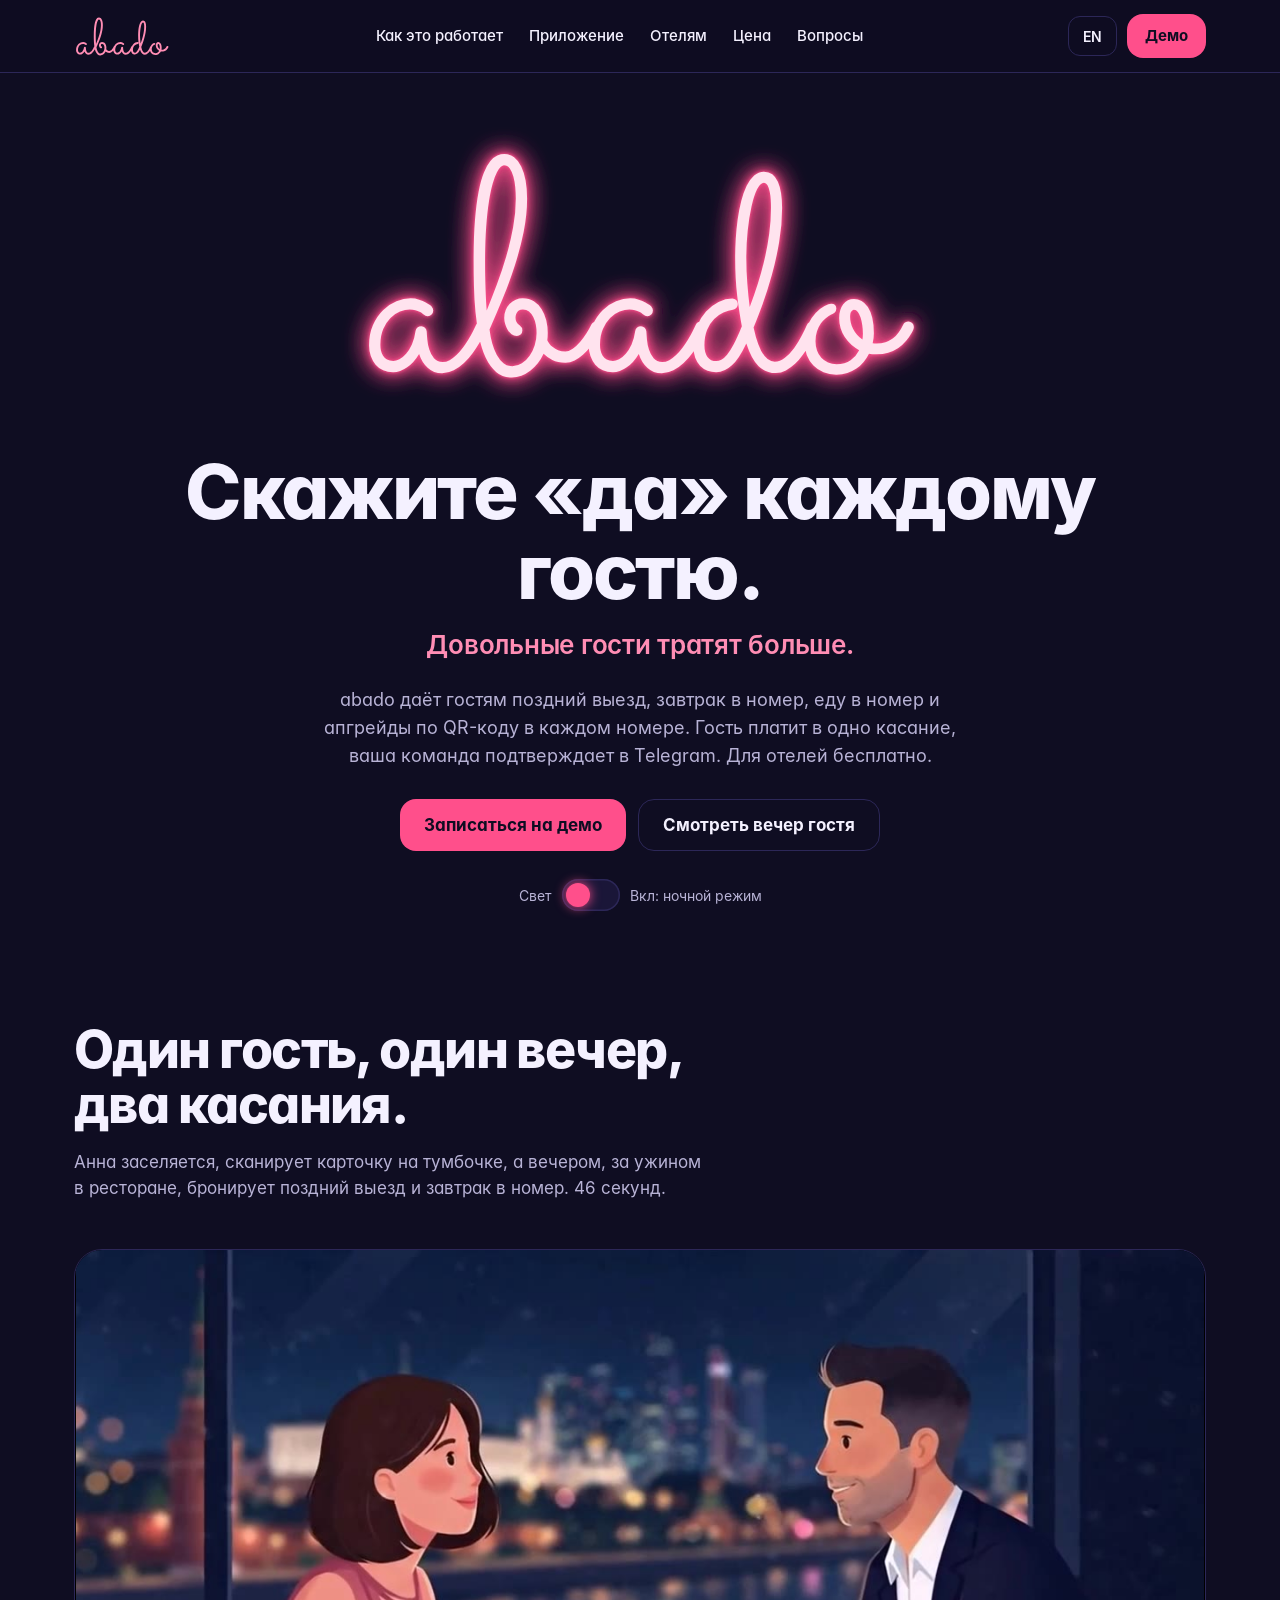
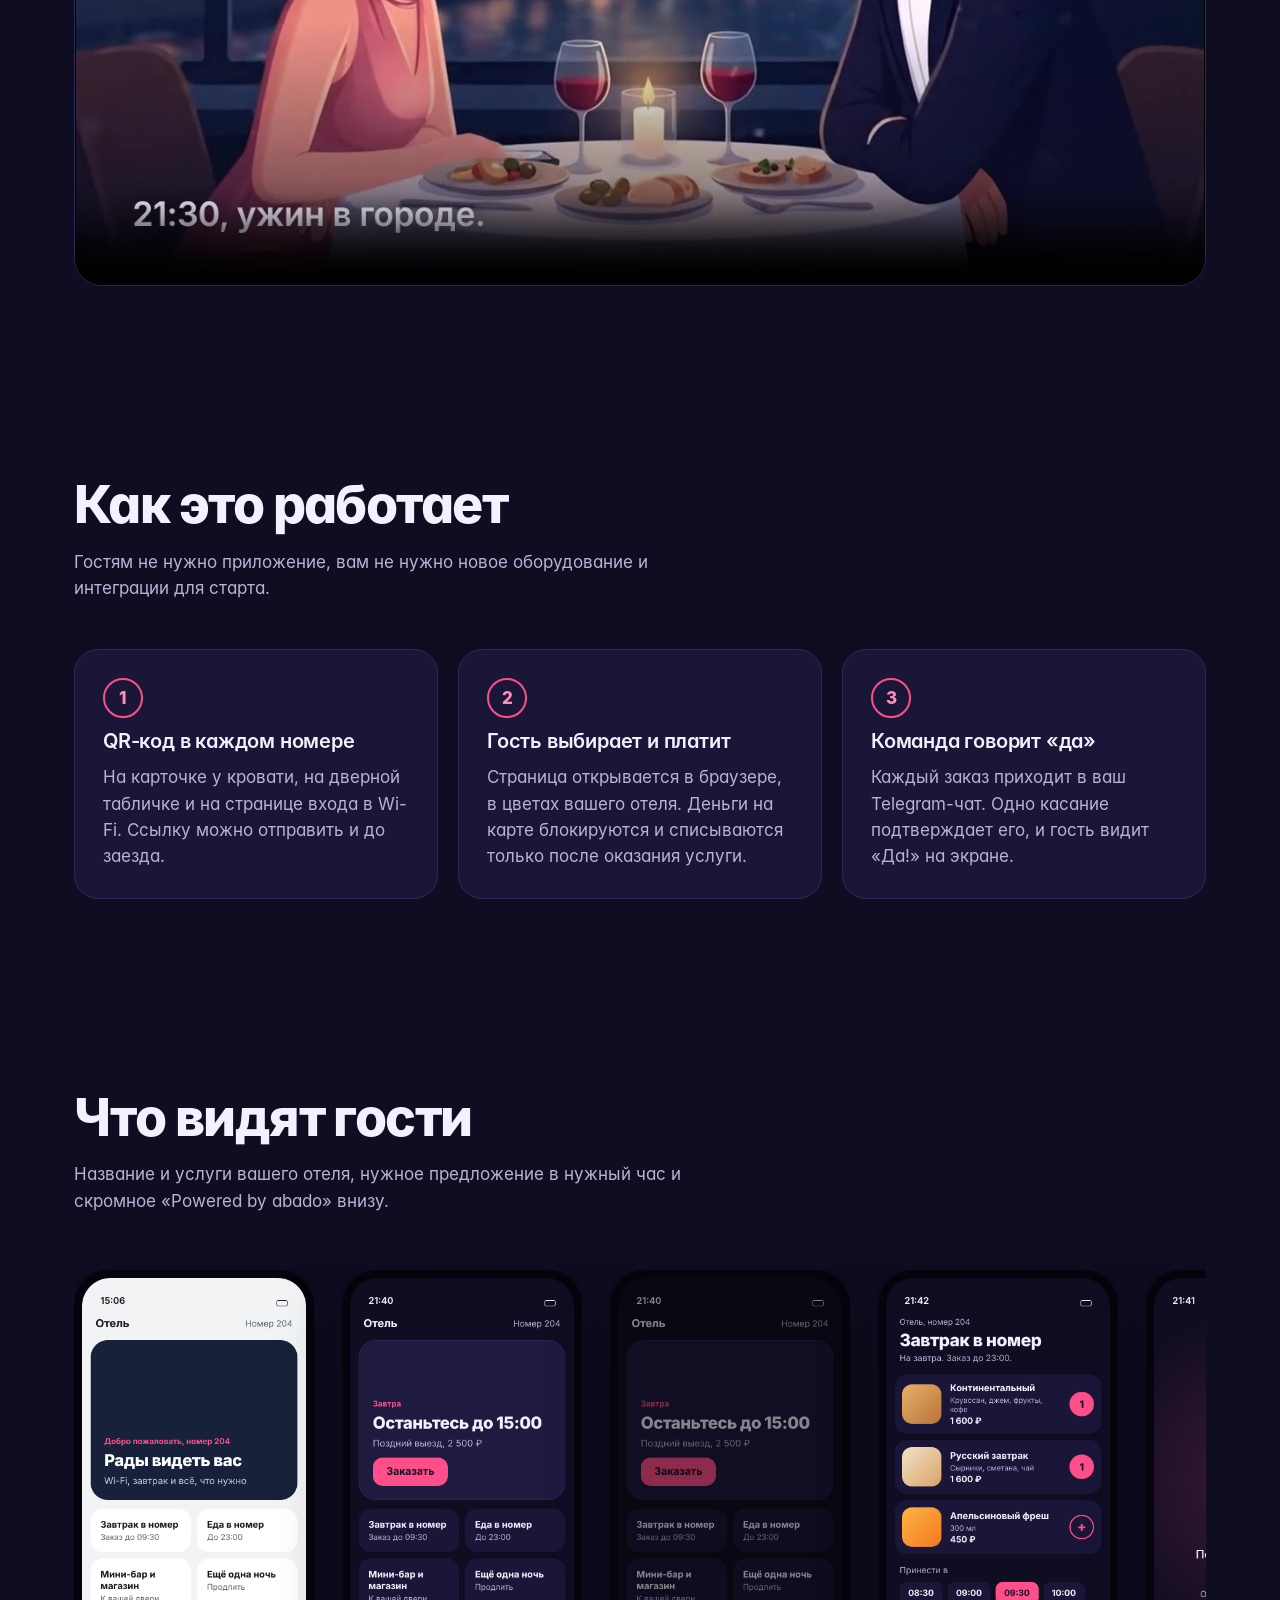
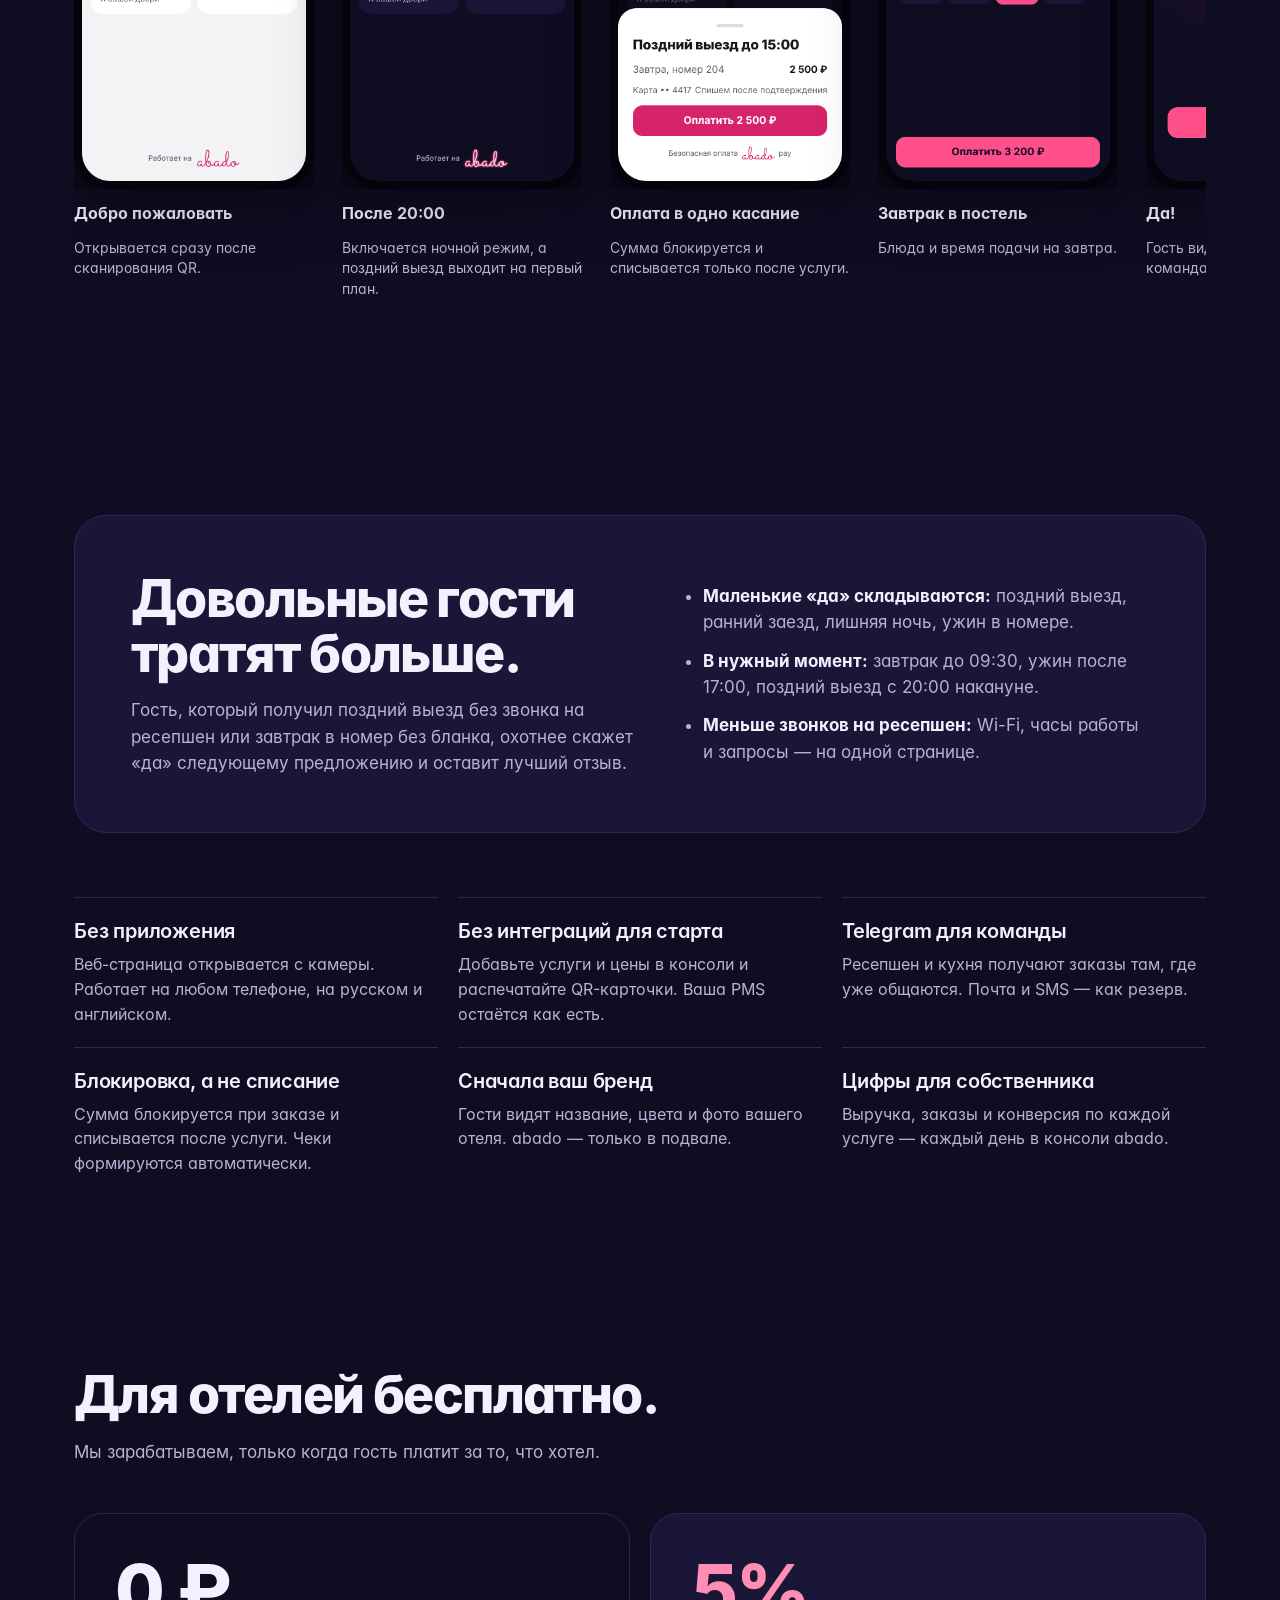
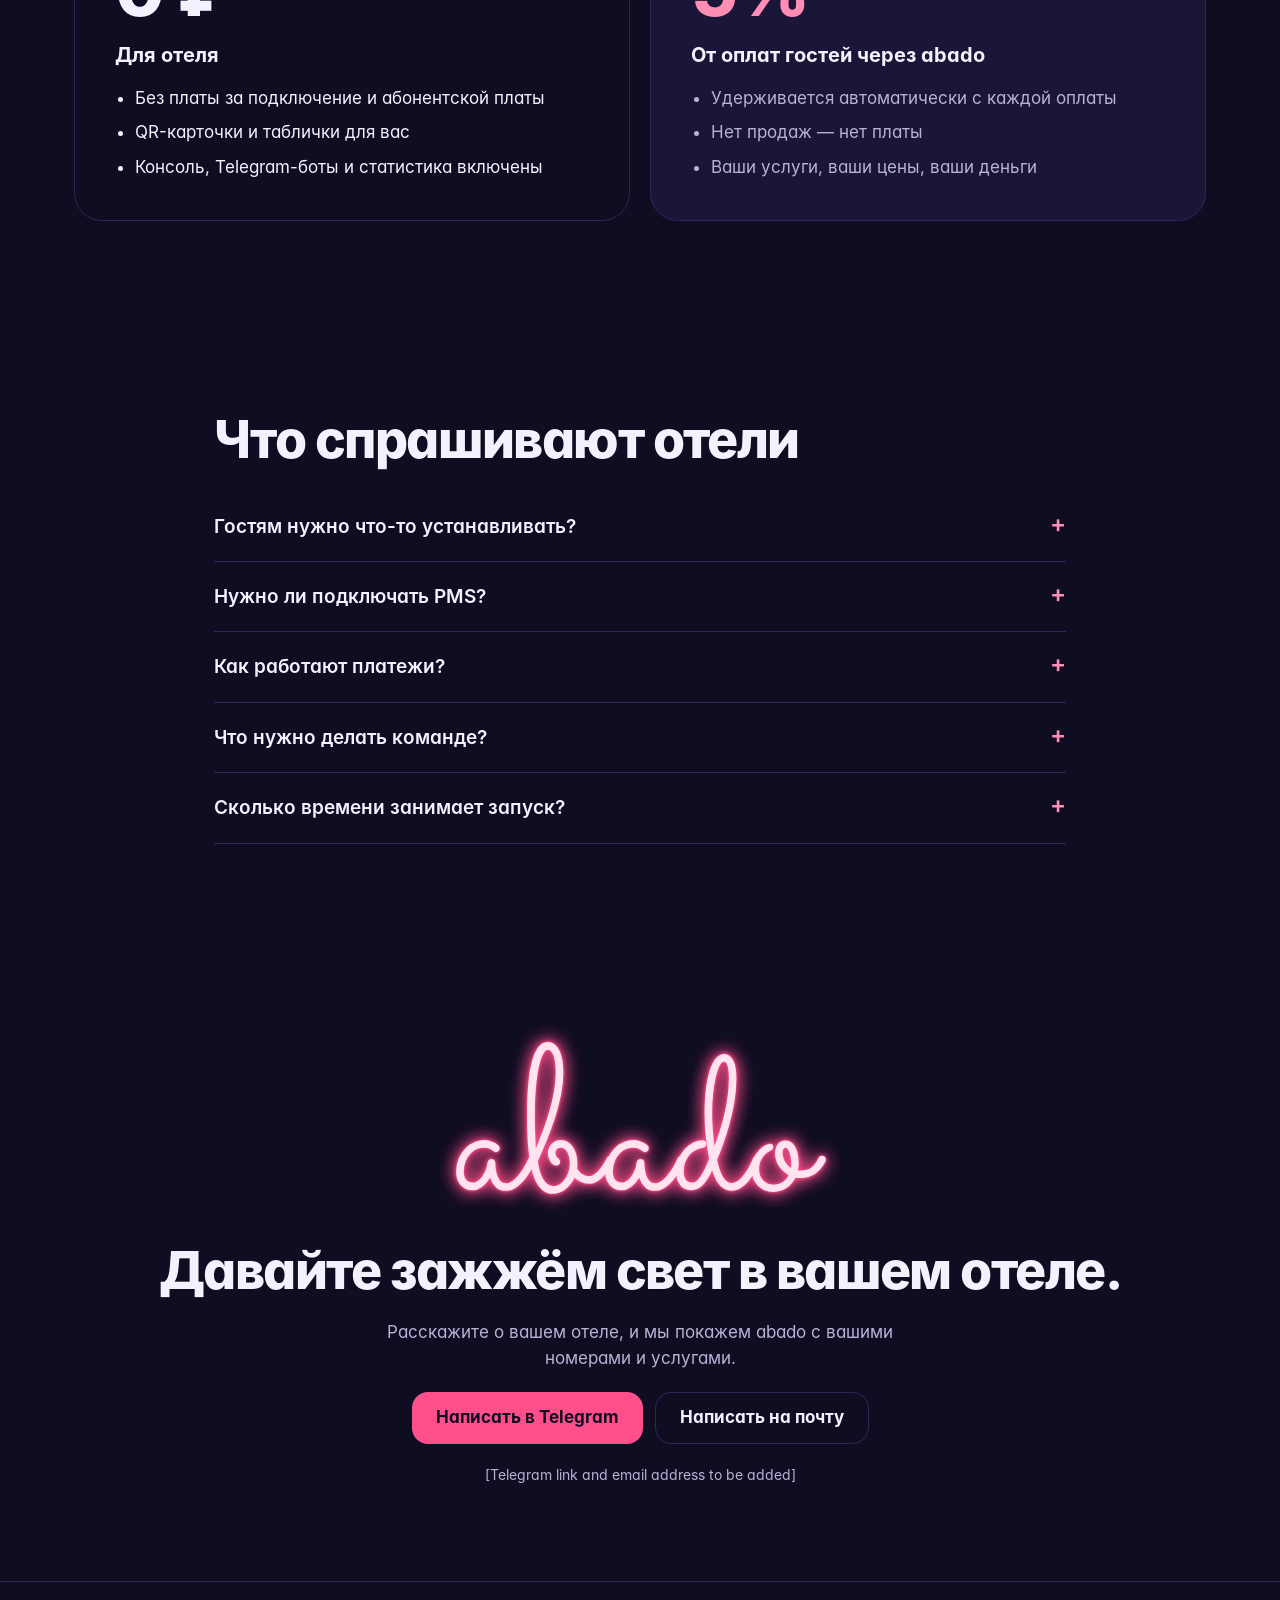
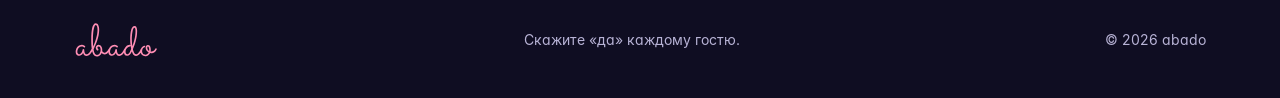
<file: ru/index.html>
<!doctype html>
<html lang="ru" data-theme="night">
<head>
<meta charset="utf-8">
<meta name="viewport" content="width=device-width, initial-scale=1">
<title>abado: скажите «да» каждому гостю</title>
<meta name="description" content="Бесплатное гостевое приложение для отелей. Гости заказывают поздний выезд, завтрак в номер и обслуживание по QR-коду в номере. Ваша команда подтверждает в Telegram.">
<link rel="stylesheet" href="../assets/fonts/fonts.css">
<link rel="icon" href="../assets/icons/favicon.ico" sizes="any">
<link rel="icon" href="../assets/icons/abado-icon.svg" type="image/svg+xml">
<link rel="apple-touch-icon" href="../assets/icons/apple-touch-icon-180.png">
<meta name="theme-color" content="#0F0D22">
<meta property="og:type" content="website">
<meta property="og:title" content="abado: скажите «да» каждому гостю">
<meta property="og:description" content="Бесплатное гостевое приложение для отелей. Поздний выезд, завтрак в номер и обслуживание в номере по QR-коду.">
<meta property="og:image" content="../assets/og/og-ru.jpg">
<link rel="alternate" hreflang="en" href="../">
<link rel="alternate" hreflang="ru" href="./">
<style>
:root{
  --midnight:#0F0D22; --panel:#1A1638; --line:#2C2758; --rose:#FF4F8B; --ink:#D6246A; --blush:#FF8DB4; --moon:#F4F1FF; --core:#FFE3EE; --sub:#B8B3D6;
}
[data-theme="night"]{--bg:#0F0D22;--card:#1A1638;--text:#F4F1FF;--muted:#B8B3D6;--border:#2C2758;--accent:#FF4F8B;--accentText:#0F0D22;--link:#FF8DB4}
[data-theme="day"]{--bg:#F4F1FF;--card:#FFFFFF;--text:#0F0D22;--muted:#4C4766;--border:#DCD6EE;--accent:#D6246A;--accentText:#FFFFFF;--link:#D6246A}
*{box-sizing:border-box}
html{scroll-behavior:smooth}
@media (prefers-reduced-motion: reduce){html{scroll-behavior:auto}*{transition:none!important;animation:none!important}}
body{margin:0;background:var(--bg);color:var(--text);font-family:Inter,system-ui,sans-serif;font-size:17px;line-height:1.55;transition:background .5s,color .5s}
a{color:var(--link)}
a:focus-visible,button:focus-visible,summary:focus-visible{outline:3px solid var(--blush);outline-offset:3px;border-radius:8px}
.wrap{max-width:1180px;margin:0 auto;padding:0 24px}
h1,h2,h3{letter-spacing:-.03em;line-height:1.05;margin:0}
h2{font-size:clamp(32px,4.4vw,52px);font-weight:800}
h3{font-size:20px;font-weight:600;letter-spacing:-.01em;line-height:1.3}
p{margin:0}
.muted{color:var(--muted)}
.btn{display:inline-flex;align-items:center;justify-content:center;min-height:52px;padding:0 24px;border-radius:16px;font-weight:700;font-size:17px;text-decoration:none;border:0;cursor:pointer;font-family:inherit}
.btn-main{background:var(--accent);color:var(--accentText)}
.btn-ghost{background:transparent;color:var(--text);border:1.5px solid var(--border)}
section{padding:96px 0}
.eyebrowless{max-width:640px;display:flex;flex-direction:column;gap:16px;margin-bottom:48px}

/* nav */
header{position:sticky;top:0;z-index:20;background:color-mix(in srgb,var(--bg) 88%,transparent);backdrop-filter:blur(10px);border-bottom:1px solid var(--border);transition:background .5s}
.nav{display:flex;align-items:center;justify-content:space-between;gap:16px;height:72px}
.nav ul{display:flex;gap:26px;list-style:none;margin:0;padding:0;font-size:15px;font-weight:500}
.nav ul a{color:var(--text);text-decoration:none}
.nav ul a:hover{color:var(--link)}
.tools{display:flex;gap:10px;align-items:center}
.pill{min-height:40px;padding:0 14px;border-radius:12px;border:1.5px solid var(--border);background:transparent;color:var(--text);font:600 14px Inter,sans-serif;cursor:pointer}
@media (max-width:900px){.nav ul{display:none}}
@media (max-width:600px){.hero{padding-top:40px}section{padding:64px 0}}

/* hero */
.hero{padding:72px 0 88px;text-align:center}
.sign{display:flex;align-items:center;justify-content:center}
.sign svg{width:min(560px,80vw);height:auto;overflow:visible}
.sign .tube{transition:fill .5s,opacity .5s}
[data-theme="day"] .sign .glow{opacity:0}
[data-theme="day"] .sign .core{fill:#D6246A}
.hero h1{font-size:clamp(40px,6vw,76px);font-weight:800;margin-top:calc(min(560px,80vw)*.117)}
.hero .second{font-size:clamp(20px,2.4vw,26px);font-weight:600;letter-spacing:-.01em;line-height:1.3;color:var(--link);margin-top:16px}
.hero .lead{max-width:640px;margin:24px auto 0;color:var(--muted);font-size:18px}
.hero .ctas{display:flex;gap:12px;justify-content:center;flex-wrap:wrap;margin-top:30px}
.switch{margin-top:28px;display:inline-flex;gap:10px;align-items:center;font-size:14px;color:var(--muted)}
.switch button{width:58px;height:32px;border-radius:16px;border:0;background:var(--card);position:relative;cursor:pointer;box-shadow:inset 0 0 0 1.5px var(--border)}
.switch button span{position:absolute;top:4px;left:4px;width:24px;height:24px;border-radius:12px;background:var(--rose);box-shadow:0 0 12px var(--rose);transition:left .3s}
[data-theme="day"] .switch button span{left:30px;background:#8E86A6;box-shadow:none}

/* video */
.video{border-radius:28px;overflow:hidden;border:1px solid var(--border);background:#000;aspect-ratio:16/9}
.video video{width:100%;height:100%;display:block}

/* steps */
.steps{display:grid;grid-template-columns:repeat(3,minmax(0,1fr));gap:20px}
.step{background:var(--card);border:1px solid var(--border);border-radius:24px;padding:28px;display:flex;flex-direction:column;gap:10px}
.step .n{width:40px;height:40px;border-radius:20px;border:2px solid var(--accent);color:var(--link);display:flex;align-items:center;justify-content:center;font-weight:800}
@media (max-width:800px){.steps{grid-template-columns:1fr}}

/* app gallery */
.gallery{display:flex;gap:28px;overflow-x:auto;padding:8px 4px 24px;scroll-snap-type:x mandatory}
.shot{flex:0 0 240px;scroll-snap-align:start;display:flex;flex-direction:column;gap:12px}
.shot img{width:240px;height:auto;display:block;filter:drop-shadow(0 18px 30px rgba(0,0,0,.35))}
.shot b{font-size:16px}
.shot span{font-size:14px;color:var(--muted);line-height:1.45}

/* features */
.features{display:grid;grid-template-columns:repeat(3,minmax(0,1fr));gap:20px}
.feat{border-top:1.5px solid var(--border);padding-top:20px;display:flex;flex-direction:column;gap:8px}
.feat p{color:var(--muted);font-size:16px}
@media (max-width:900px){.features{grid-template-columns:1fr 1fr}}
@media (max-width:600px){.features{grid-template-columns:1fr}}

/* happy band */
.band{background:var(--card);border:1px solid var(--border);border-radius:32px;padding:56px;display:grid;grid-template-columns:1.1fr 1fr;gap:40px;align-items:center}
.band ul{margin:0;padding-left:20px;display:flex;flex-direction:column;gap:12px;color:var(--muted)}
.band ul b{color:var(--text)}
@media (max-width:900px){.band{grid-template-columns:1fr;padding:32px}}

/* pricing */
.price{display:grid;grid-template-columns:1fr 1fr;gap:20px}
.pcard{border-radius:28px;padding:40px;display:flex;flex-direction:column;gap:14px}
.pcard.main{background:var(--midnight);color:var(--moon);border:1px solid var(--line)}
.pcard.alt{background:var(--card);border:1px solid var(--border)}
.big{font-size:clamp(48px,6vw,72px);font-weight:800;letter-spacing:-.03em;line-height:1}
.pcard ul{margin:0;padding-left:20px;display:flex;flex-direction:column;gap:8px}
@media (max-width:800px){.price{grid-template-columns:1fr}}

/* faq */
details{border-bottom:1.5px solid var(--border);padding:20px 0}
summary{cursor:pointer;font-weight:600;font-size:19px;list-style:none;display:flex;justify-content:space-between;gap:20px}
summary::after{content:"+";color:var(--link);font-size:24px;line-height:1}
details[open] summary::after{content:"–"}
details p{color:var(--muted);margin-top:12px;max-width:760px}

/* contact */
.contact{text-align:center;display:flex;flex-direction:column;align-items:center;gap:20px}
#sign2{margin-bottom:calc(min(380px,70vw)*.117 - 20px)}
.contact .ctas{display:flex;gap:12px;flex-wrap:wrap;justify-content:center}
.placeholder{font-size:14px;color:var(--muted)}
footer{border-top:1px solid var(--border);padding:40px 0;font-size:14px;color:var(--muted)}
footer .row{display:flex;justify-content:space-between;align-items:center;gap:20px;flex-wrap:wrap}
</style>
</head>
<body>
<header>
  <div class="wrap nav">
    <a href="#top" aria-label="abado home" class="navlogo" style="display:flex"></a>
    <nav aria-label="Main">
      <ul>
        <li><a href="#how" data-i="nav_how">How it works</a></li>
        <li><a href="#app" data-i="nav_app">The app</a></li>
        <li><a href="#hotels" data-i="nav_hotels">For hotels</a></li>
        <li><a href="#pricing" data-i="nav_price">Pricing</a></li>
        <li><a href="#faq" data-i="nav_faq">FAQ</a></li>
      </ul>
    </nav>
    <div class="tools">
      <button class="pill" id="lang" aria-label="Switch language">RU</button>
      <a class="btn btn-main" href="#contact" style="min-height:44px;padding:0 18px;font-size:15px" data-i="nav_demo">Book a demo</a>
    </div>
  </div>
</header>

<main id="top">
  <section class="hero">
    <div class="wrap">
      <div class="sign" id="sign"></div>
      <h1 data-i="h1">Say yes to every guest.</h1>
      <p class="second" data-i="second">Happy guests spend more.</p>
      <p class="lead" data-i="lead">abado gives your guests late checkout, breakfast in bed, food to the room and upgrades from a QR code in every room. They pay in one tap; your team confirms in Telegram. Free for hotels.</p>
      <div class="ctas">
        <a class="btn btn-main" href="#contact" data-i="cta_demo">Book a demo</a>
        <a class="btn btn-ghost" href="#watch" data-i="cta_watch">Watch a guest's evening</a>
      </div>
      <div class="switch">
        <span data-i="sw_label">Lights</span>
        <button id="lights" type="button" aria-pressed="true" aria-label="Turn the lights on or off"><span></span></button>
        <span id="swstate" data-i="sw_on">On: night mode</span>
      </div>
    </div>
  </section>

  <section id="watch" style="padding-top:24px">
    <div class="wrap">
      <div class="eyebrowless">
        <h2 data-i="w_h">One guest, one evening, two taps.</h2>
        <p class="muted" data-i="w_p">Anna checks in, scans the card on the nightstand, and later, over dinner across town, books late checkout and breakfast in bed. 46 seconds.</p>
      </div>
      <div class="video"><video id="film" controls preload="metadata" poster="../assets/video/poster_ru.jpg" playsinline src="../assets/video/abado_film_ru.mp4"></video></div>
    </div>
  </section>

  <section id="how">
    <div class="wrap">
      <div class="eyebrowless">
        <h2 data-i="how_h">How it works</h2>
        <p class="muted" data-i="how_p">No app for guests, no new hardware for you, no integration needed to start.</p>
      </div>
      <div class="steps">
        <div class="step"><span class="n">1</span><h3 data-i="s1_h">A QR in every room</h3><p class="muted" data-i="s1_p">On the nightstand card, the door hanger and the Wi-Fi login page. Guests can also get the link before arrival.</p></div>
        <div class="step"><span class="n">2</span><h3 data-i="s2_h">Guests tap and pay</h3><p class="muted" data-i="s2_p">The page opens in the browser in your hotel's colours. Cards are held, not charged, until the service is delivered.</p></div>
        <div class="step"><span class="n">3</span><h3 data-i="s3_h">Your team says yes</h3><p class="muted" data-i="s3_p">Every order lands in your Telegram group. One tap confirms it, and the guest sees "Yes!" on their phone.</p></div>
      </div>
    </div>
  </section>

  <section id="app">
    <div class="wrap">
      <div class="eyebrowless">
        <h2 data-i="app_h">What your guests see</h2>
        <p class="muted" data-i="app_p">Your hotel's name and services, the right offer at the right hour, and a quiet "Powered by abado" at the bottom.</p>
      </div>
      <div class="gallery" tabindex="0" aria-label="App screenshots">
        <div class="shot"><img src="../assets/shots/ru/home-day.png" alt="Hotel welcome page in the afternoon"><b data-i="g1_h">Welcome</b><span data-i="g1_p">Opens the moment the QR is scanned.</span></div>
        <div class="shot"><img src="../assets/shots/ru/home-night.png" alt="Evening page offering late checkout"><b data-i="g2_h">After 20:00</b><span data-i="g2_p">Night mode turns on and late checkout moves to the top.</span></div>
        <div class="shot"><img src="../assets/shots/ru/late-checkout.png" alt="Payment sheet for late checkout"><b data-i="g3_h">Pay in one tap</b><span data-i="g3_p">The card is held and charged only when the service is given.</span></div>
        <div class="shot"><img src="../assets/shots/ru/breakfast.png" alt="Breakfast in bed menu with time slots"><b data-i="g4_h">Breakfast in bed</b><span data-i="g4_p">Pick dishes and a time slot for tomorrow morning.</span></div>
        <div class="shot"><img id="yesshot" src="../assets/shots/ru/yes.png" alt="Confirmation screen"><b data-i="g5_h">yes! / да!</b><span data-i="g5_p">The guest sees it the second your team confirms.</span></div>
        <div class="shot"><img src="../assets/shots/ru/telegram.png" alt="Hotel Telegram group with confirmed orders"><b data-i="g6_h">Your team's side</b><span data-i="g6_p">Orders in Telegram, confirmed with one tap.</span></div>
      </div>
    </div>
  </section>

  <section id="hotels">
    <div class="wrap">
      <div class="band">
        <div style="display:flex;flex-direction:column;gap:16px">
          <h2 data-i="band_h">Happy guests spend more.</h2>
          <p class="muted" data-i="band_p">A guest who gets a late checkout without calling reception, or breakfast in bed without a form, says yes to the next thing too, and leaves a better review.</p>
        </div>
        <ul>
          <li data-i="band_1"><b>Small yeses add up:</b> late checkout, early check-in, an extra night, dinner in the room.</li>
          <li data-i="band_2"><b>The right moment:</b> breakfast before 09:30, dinner after 17:00, late checkout from 20:00 the night before.</li>
          <li data-i="band_3"><b>Fewer calls to reception:</b> Wi-Fi, hours and requests are all on the page.</li>
        </ul>
      </div>

      <div class="features" style="margin-top:64px">
        <div class="feat"><h3 data-i="f1_h">No app to download</h3><p data-i="f1_p">A web page that opens from the camera. Works on any phone, in Russian and English.</p></div>
        <div class="feat"><h3 data-i="f2_h">No integration to start</h3><p data-i="f2_p">Add your services and prices in the console and print the QR cards. Your PMS stays as it is.</p></div>
        <div class="feat"><h3 data-i="f3_h">Telegram for your team</h3><p data-i="f3_p">Reception and kitchen get orders where they already chat, with email and SMS as backup.</p></div>
        <div class="feat"><h3 data-i="f4_h">Payments held, not charged</h3><p data-i="f4_p">Cards are held when the guest orders and charged when the service is given. Receipts are issued automatically.</p></div>
        <div class="feat"><h3 data-i="f5_h">Your brand first</h3><p data-i="f5_p">Guests see your hotel's name, colours and photos. abado stays in the footer.</p></div>
        <div class="feat"><h3 data-i="f6_h">Numbers you can show the owner</h3><p data-i="f6_p">Revenue, orders and conversion per service, every day, in the abado console.</p></div>
      </div>
    </div>
  </section>

  <section id="pricing">
    <div class="wrap">
      <div class="eyebrowless">
        <h2 data-i="p_h">Free for hotels.</h2>
        <p class="muted" data-i="p_p">We only earn when your guests pay for something they wanted.</p>
      </div>
      <div class="price">
        <div class="pcard main">
          <span class="big">0 ₽</span>
          <b style="font-size:20px" data-i="p1_h">For the hotel</b>
          <ul data-i="p1_l" class="list"><li>No setup fee, no monthly fee</li><li>QR cards and door hangers designed for you</li><li>Console, Telegram bots and stats included</li></ul>
        </div>
        <div class="pcard alt">
          <span class="big" style="color:var(--link)">5%</span>
          <b style="font-size:20px" data-i="p2_h">Of what guests pay through abado</b>
          <ul data-i="p2_l" class="list muted"><li>Taken automatically from each payment</li><li>Nothing sold, nothing paid</li><li>Your services, your prices, your money</li></ul>
        </div>
      </div>
    </div>
  </section>

  <section id="faq">
    <div class="wrap" style="max-width:900px">
      <h2 data-i="faq_h" style="margin-bottom:24px">Questions hotels ask</h2>
      <details><summary data-i="q1">Do guests need to install anything?</summary><p data-i="a1">No. They scan the QR with the phone camera and the hotel's page opens in the browser. No sign-up, no app store.</p></details>
      <details><summary data-i="q2">Do we need to connect our PMS?</summary><p data-i="a2">Not to start. You set up services, prices and opening hours in the console. A PMS connection can come later.</p></details>
      <details><summary data-i="q3">How do payments work?</summary><p data-i="a3">The guest's card is held when they order and charged when the service is given. If you can't say yes, the hold is released and the guest pays nothing.</p></details>
      <details><summary data-i="q4">What does my team have to do?</summary><p data-i="a4">Confirm or decline each order in Telegram, then deliver it. That's it.</p></details>
      <details><summary data-i="q5">How long does it take to start?</summary><p data-i="a5">Most of the work is listing your services and prices. Once that's done, print the cards and put them in the rooms.</p></details>
    </div>
  </section>

  <section id="contact">
    <div class="wrap contact">
      <div class="sign" id="sign2"></div>
      <h2 data-i="c_h">Let's light up your hotel.</h2>
      <p class="muted" data-i="c_p" style="max-width:560px">Tell us about your hotel and we'll show you abado with your own rooms and services.</p>
      <div class="ctas">
        <a class="btn btn-main" href="https://t.me/TELEGRAM_USERNAME" data-i="c_tg">Message us on Telegram</a>
        <a class="btn btn-ghost" href="mailto:EMAIL@YOUR-DOMAIN.ru" data-i="c_mail">Email us</a>
      </div>
      <p class="placeholder">[Telegram link and email address to be added]</p>
    </div>
  </section>
</main>

<footer>
  <div class="wrap row">
    <span class="footlogo" style="display:flex"></span>
    <span data-i="foot">Say yes to every guest.</span>
    <span>© 2026 abado</span>
  </div>
</footer>

<script>
const P="M396.0-136.2L396.0-136.2Q394.0-132.3 387.9-119.9Q381.8-107.4 372.3-91.3Q362.8-75.2 350.1-57.6Q337.4-40.0 321.8-25.4Q306.2-10.7 288.1-1.2Q270.0 8.3 250 8.3L250 8.3Q221.7 8.3 202.4-9.8Q183.1-27.8 174.3-55.2L174.3-55.2Q157.7-27.3 134.8-11.0Q111.8 5.4 88.9 5.4L88.9 5.4Q70.8 5.4 56.2-1.2Q41.5-7.8 31.3-19.8Q21.0-31.7 15.4-47.9Q9.8-64.0 9.8-83.0L9.8-83.0Q9.8-121.1 22.7-150.1Q35.6-179.2 55.7-198.7Q75.7-218.3 99.9-228.0Q124.0-237.8 146.5-237.8L146.5-237.8Q161.6-237.8 174.3-233.6Q187.0-229.5 196.0-224.6Q205.1-219.7 210.0-215.6Q214.8-211.4 215.3-210.9L215.3-210.9Q220.7-204.6 220.7-197.8L220.7-197.8Q220.7-190.4 215.3-184.8Q210.0-179.2 202.6-179.2L202.6-179.2Q194.8-179.2 189.5-184.6L189.5-184.6Q188.5-185.5 185.1-188.2Q181.6-190.9 175.8-193.8Q169.9-196.8 161.9-199.0Q153.8-201.2 143.6-201.2L143.6-201.2Q128.4-201.2 111.3-194.3Q94.2-187.5 80.1-173.1Q65.9-158.7 56.4-137.0Q46.9-115.2 46.9-85.4L46.9-85.4Q46.9-76.2 48.8-66.7Q50.8-57.1 55.7-49.3Q60.5-41.5 68.8-36.6Q77.1-31.7 89.4-31.7L89.4-31.7Q98.1-31.7 109.6-37.6Q121.1-43.5 131.6-55.7Q142.1-67.9 150.6-86.4Q159.2-105.0 162.6-130.4L162.6-130.4Q163.6-137.2 168.9-141.8Q174.3-146.5 181.6-146.5L181.6-146.5Q188.5-146.5 193.6-141.1Q198.7-135.7 199.2-128.9L199.2-128.9Q199.7-119.6 201.2-102.8Q202.6-85.9 207.8-69.3Q212.9-52.7 223.1-40.5Q233.4-28.3 251.5-28.3L251.5-28.3Q263.2-28.3 274.7-34.7Q286.1-41.0 297.1-51.5Q308.1-62.0 318.1-75.4Q328.1-88.9 336.4-102.5Q344.7-116.2 351.1-128.9Q357.4-141.6 361.8-150.9L361.8-150.9Q364.3-156.3 368.9-159.2Q373.5-162.1 378.9-162.1L378.9-162.1Q387.2-162.1 392.3-156.0Q397.5-149.9 397.5-143.1L397.5-143.1Q397.5-139.6 396.0-136.2ZM773.9-135.3L773.9-135.3Q772.5-132.3 767.6-123.3Q762.7-114.3 754.9-102.3Q747.1-90.3 736.3-76.9Q725.6-63.5 712.9-52.2Q700.2-41.0 685.5-33.7Q670.9-26.4 655.3-26.4L655.3-26.4Q629.9-26.4 612.3-35.4Q594.7-44.4 583.5-55.7L583.5-55.7Q575.7-38.6 564.5-24.4Q553.2-10.3 539.6 0.2Q525.9 10.7 510.5 16.6Q495.1 22.5 479.0 22.5L479.0 22.5Q449.2 22.5 428.2 4.9Q407.2-12.7 393.3-42.2Q379.4-71.8 371.6-110.8Q363.8-149.9 359.6-192.9Q355.5-235.8 354.5-279.8Q353.5-323.7 353.5-363.3L353.5-363.3Q353.5-439.0 357.9-494.4Q362.3-549.8 369.9-588.6Q377.4-627.4 387.5-651.6Q397.5-675.8 408.7-689.2Q419.9-702.6 431.6-707.5Q443.4-712.4 454.6-712.4L454.6-712.4Q472.7-712.4 486.6-701.7Q500.5-690.9 510.0-671.6Q519.5-652.3 524.4-625Q529.3-597.7 529.3-564.9L529.3-564.9Q529.3-512.7 518.1-457.0Q506.8-401.4 489.0-345.9Q471.2-290.5 449.2-237.1Q427.2-183.6 405.8-135.7L405.8-135.7Q408.7-111.8 414.6-90.1Q420.4-68.4 429.7-51.5Q439.0-34.7 451.7-24.7Q464.4-14.6 481.0-14.6L481.0-14.6Q497.6-14.6 512.2-24.2Q526.9-33.7 537.6-49.1Q548.3-64.5 554.4-84.0Q560.5-103.5 560.5-124.0L560.5-124.0Q560.5-137.7 557.9-151.6Q555.2-165.5 549.6-176.5Q543.9-187.5 535.6-194.3Q527.3-201.2 515.6-201.2L515.6-201.2Q506.8-201.2 502.0-197.5Q497.1-193.8 494.6-189.2Q492.2-184.6 491.7-180.2Q491.2-175.8 491.2-174.3L491.2-174.3Q491.2-167.5 494.1-160.6Q497.1-153.8 505.4-148.4L505.4-148.4Q513.7-142.6 513.7-132.3L513.7-132.3Q513.7-124.0 508.1-119.1Q502.4-114.3 495.6-114.3L495.6-114.3Q485.8-114.3 478.3-120.1Q470.7-126.0 465.3-135.0Q460.0-144.0 457.0-154.3Q454.1-164.6 454.1-173.3L454.1-173.3Q454.1-187.5 459.0-199.5Q463.9-211.4 472.4-220.0Q481.0-228.5 491.9-233.2Q502.9-237.8 515.1-237.8L515.1-237.8Q536.1-237.8 551.5-228.0Q566.9-218.3 577.1-202.1Q587.4-186.0 592.3-165.5Q597.2-145.0 597.2-124.0L597.2-124.0Q597.2-111.8 595.7-100.1L595.7-100.1Q597.7-96.2 602.1-89.8Q606.4-83.5 613.8-77.6Q621.1-71.8 631.3-67.4Q641.6-63.0 655.3-63.0L655.3-63.0Q667.0-63.0 679.4-72.0Q691.9-81.1 703.4-94.5Q714.8-107.9 724.6-123.3Q734.4-138.7 740.7-151.9L740.7-151.9Q743.2-156.7 747.6-159.4Q752.0-162.1 757.3-162.1L757.3-162.1Q765.6-162.1 770.8-156.3Q775.9-150.4 775.9-143.1L775.9-143.1Q775.9-140.1 773.9-135.3ZM396.5-198.2L396.5-198.2Q413.1-239.3 430.2-284.4Q447.3-329.6 460.9-376.5Q474.6-423.3 483.4-471.2Q492.2-519.0 492.2-565.4L492.2-565.4Q492.2-583.0 490.5-602.3Q488.8-621.6 484.4-637.7Q480.0-653.8 472.4-664.6Q464.8-675.3 453.1-675.3L453.1-675.3Q449.2-675.3 443.1-670.2Q437.0-665.0 430.2-652.1Q423.3-639.2 416.5-616.2Q409.7-593.3 404.1-557.9Q398.4-522.5 394.8-472.7Q391.1-422.9 391.1-355.5L391.1-355.5Q391.1-333.0 391.6-309.8Q392.1-286.6 392.8-265.6Q393.6-244.6 394.5-227.1Q395.5-209.5 396.5-198.2ZM1118.2-136.2L1118.2-136.2Q1116.2-132.3 1110.1-119.9Q1104.0-107.4 1094.5-91.3Q1085.0-75.2 1072.3-57.6Q1059.6-40.0 1043.9-25.4Q1028.3-10.7 1010.3-1.2Q992.2 8.3 972.2 8.3L972.2 8.3Q943.8 8.3 924.6-9.8Q905.3-27.8 896.5-55.2L896.5-55.2Q879.9-27.3 856.9-11.0Q834.0 5.4 811.0 5.4L811.0 5.4Q793.0 5.4 778.3-1.2Q763.7-7.8 753.4-19.8Q743.2-31.7 737.5-47.9Q731.9-64.0 731.9-83.0L731.9-83.0Q731.9-121.1 744.9-150.1Q757.8-179.2 777.8-198.7Q797.9-218.3 822.0-228.0Q846.2-237.8 868.7-237.8L868.7-237.8Q883.8-237.8 896.5-233.6Q909.2-229.5 918.2-224.6Q927.2-219.7 932.1-215.6Q937.0-211.4 937.5-210.9L937.5-210.9Q942.9-204.6 942.9-197.8L942.9-197.8Q942.9-190.4 937.5-184.8Q932.1-179.2 924.8-179.2L924.8-179.2Q917.0-179.2 911.6-184.6L911.6-184.6Q910.6-185.5 907.2-188.2Q903.8-190.9 897.9-193.8Q892.1-196.8 884.0-199.0Q876.0-201.2 865.7-201.2L865.7-201.2Q850.6-201.2 833.5-194.3Q816.4-187.5 802.2-173.1Q788.1-158.7 778.6-137.0Q769.0-115.2 769.0-85.4L769.0-85.4Q769.0-76.2 771.0-66.7Q772.9-57.1 777.8-49.3Q782.7-41.5 791.0-36.6Q799.3-31.7 811.5-31.7L811.5-31.7Q820.3-31.7 831.8-37.6Q843.3-43.5 853.8-55.7Q864.3-67.9 872.8-86.4Q881.3-105.0 884.8-130.4L884.8-130.4Q885.7-137.2 891.1-141.8Q896.5-146.5 903.8-146.5L903.8-146.5Q910.6-146.5 915.8-141.1Q920.9-135.7 921.4-128.9L921.4-128.9Q921.9-119.6 923.3-102.8Q924.8-85.9 929.9-69.3Q935.1-52.7 945.3-40.5Q955.6-28.3 973.6-28.3L973.6-28.3Q985.4-28.3 996.8-34.7Q1008.3-41.0 1019.3-51.5Q1030.3-62.0 1040.3-75.4Q1050.3-88.9 1058.6-102.5Q1066.9-116.2 1073.2-128.9Q1079.6-141.6 1084.0-150.9L1084.0-150.9Q1086.4-156.3 1091.1-159.2Q1095.7-162.1 1101.1-162.1L1101.1-162.1Q1109.4-162.1 1114.5-156.0Q1119.6-149.9 1119.6-143.1L1119.6-143.1Q1119.6-139.6 1118.2-136.2ZM1273.9-142.1L1273.9-142.1Q1297.9-29.3 1343.3-29.3L1343.3-29.3Q1360.8-29.3 1377.0-42.2Q1393.1-55.2 1407.0-74.0Q1420.9-92.8 1431.6-113.8Q1442.4-134.8 1449.2-150.4L1449.2-150.4Q1454.1-162.1 1466.3-162.1L1466.3-162.1Q1474.1-162.1 1479.5-156.3Q1484.9-150.4 1484.9-143.6L1484.9-143.6Q1484.9-139.6 1483.4-136.7L1483.4-136.7Q1480.0-128.4 1473.4-114.5Q1466.8-100.6 1457.3-84.7Q1447.8-68.8 1436.0-52.2Q1424.3-35.6 1410.2-22.5Q1396.0-9.3 1380.1-0.7Q1364.3 7.8 1346.7 7.8L1346.7 7.8Q1314.0 7.8 1290.5-14.9Q1267.1-37.6 1250-89.8L1250-89.8Q1226.6-40.0 1202.6-17.6Q1178.7 4.9 1150.9 4.9L1150.9 4.9Q1136.2 4.9 1122.6 0.2Q1108.9-4.4 1098.6-15.1Q1088.4-25.9 1082.0-42.7Q1075.7-59.6 1075.7-84.0L1075.7-84.0Q1075.7-117.7 1087.4-146.0Q1099.1-174.3 1117.7-194.6Q1136.2-214.8 1158.9-226.1Q1181.6-237.3 1204.1-237.3L1204.1-237.3Q1211.4-237.3 1216.8-232.2Q1222.2-227.1 1222.2-219.2L1222.2-219.2Q1222.2-212.4 1217.8-207.0Q1213.4-201.7 1206.1-200.7L1206.1-200.7Q1191.4-198.7 1174.8-191.4Q1158.2-184.1 1144.3-170.2Q1130.4-156.3 1121.3-134.8Q1112.3-113.3 1112.3-83.5L1112.3-83.5Q1112.3-59.1 1122.3-45.4Q1132.3-31.7 1151.4-31.7L1151.4-31.7Q1159.2-31.7 1168.0-35.9Q1176.8-40.0 1186.8-52.2Q1196.8-64.5 1208.7-86.9Q1220.7-109.4 1235.4-146.0L1235.4-146.0Q1227.1-189.0 1220.2-245.1Q1213.4-301.3 1213.4-370.6L1213.4-370.6Q1213.4-400.9 1215.3-433.8Q1217.3-466.8 1221.7-498.3Q1226.1-529.8 1233.4-558.1Q1240.7-586.4 1251.2-607.9Q1261.7-629.4 1275.9-641.8Q1290.0-654.3 1308.1-654.3L1308.1-654.3Q1324.2-654.3 1335.4-645.5Q1346.7-636.7 1353.8-621.1Q1360.8-605.5 1364.3-583.5Q1367.7-561.5 1367.7-535.2L1367.7-535.2Q1367.7-478.5 1357.9-421.9Q1348.1-365.2 1333.7-313.5Q1319.3-261.7 1303.2-217.8Q1287.1-173.8 1273.9-142.1ZM1331.1-535.6L1331.1-535.6Q1331.1-547.9 1330.3-562.0Q1329.6-576.2 1326.9-588.6Q1324.2-601.1 1319.8-609.4Q1315.4-617.7 1308.1-617.7L1308.1-617.7Q1295.9-617.7 1285.4-596.2Q1274.9-574.7 1267.1-539.8Q1259.3-504.9 1254.6-460.7Q1250-416.5 1250-371.6L1250-371.6Q1250-328.6 1253.4-285.6Q1256.8-242.7 1261.2-209.0L1261.2-209.0Q1275.4-246.6 1288.1-286.4Q1300.8-326.2 1310.3-367.7Q1319.8-409.2 1325.4-451.4Q1331.1-493.7 1331.1-535.6ZM1674.8-53.7L1674.8-53.7Q1662.6-53.7 1653.3-55.7L1653.3-55.7Q1646.0-41.0 1635.7-28.6Q1625.5-16.1 1612.1-6.8Q1598.6 2.4 1582.0 7.8Q1565.4 13.2 1545.9 13.2L1545.9 13.2Q1522.9 13.2 1503.9 5.1Q1484.9-2.9 1470.7-17.3Q1456.5-31.7 1448.7-52.0Q1440.9-72.3 1440.9-96.7L1440.9-96.7Q1440.9-127.9 1452.1-151.1Q1463.4-174.3 1478.0-189.7Q1492.7-205.1 1507.3-212.6Q1522.0-220.2 1529.3-220.2L1529.3-220.2Q1537.6-220.2 1541.7-215.8Q1545.9-211.4 1545.9-204.1L1545.9-204.1Q1545.9-195.8 1540.8-191.7Q1535.6-187.5 1527.8-183.6L1527.8-183.6Q1520.0-179.7 1511.2-172.6Q1502.4-165.5 1494.9-154.8Q1487.3-144.0 1482.4-129.4Q1477.5-114.7 1477.5-96.7L1477.5-96.7Q1477.5-80.6 1482.4-66.7Q1487.3-52.7 1496.6-42.7Q1505.9-32.7 1518.6-27.1Q1531.3-21.5 1546.9-21.5L1546.9-21.5Q1574.7-21.5 1593.0-34.4Q1611.3-47.4 1621.1-67.4L1621.1-67.4Q1592.3-82.5 1573.7-110.4Q1555.2-138.2 1555.2-172.9L1555.2-172.9Q1555.2-200.7 1568.6-218.3Q1582.0-235.8 1604.0-235.8L1604.0-235.8Q1617.2-235.8 1628.9-229.5Q1640.6-223.1 1649.7-209.5Q1658.7-195.8 1664.1-174.3Q1669.4-152.8 1669.4-123.0L1669.4-123.0Q1669.4-107.4 1665.5-90.3L1665.5-90.3Q1668.5-89.8 1671.4-89.8Q1674.3-89.8 1677.7-89.8L1677.7-89.8Q1694.3-89.8 1707.5-93.8Q1720.7-97.7 1731.4-105.5Q1742.2-113.3 1750.7-125.5Q1759.3-137.7 1767.1-153.8L1767.1-153.8Q1768.6-156.7 1773.4-159.4Q1778.3-162.1 1783.2-162.1L1783.2-162.1Q1789.6-162.1 1795.2-157.0Q1800.8-151.9 1800.8-143.6L1800.8-143.6Q1800.8-139.6 1798.8-135.0Q1796.9-130.4 1794.9-126.5L1794.9-126.5Q1786.6-111.8 1775.6-98.4Q1764.6-85.0 1749.8-75.0Q1734.9-64.9 1716.3-59.1Q1697.8-53.2 1674.8-53.7ZM1591.3-176.8L1591.3-176.8Q1591.3-167.5 1593.8-157.2Q1596.2-147.0 1601.3-137.0Q1606.4-127.0 1614.0-117.9Q1621.6-108.9 1631.8-102.5L1631.8-102.5Q1633.3-112.8 1633.3-122.6L1633.3-122.6Q1633.3-135.7 1631.3-149.4Q1629.4-163.1 1625.7-174.6Q1622.1-186.0 1616.7-193.1Q1611.3-200.2 1604.0-200.2L1604.0-200.2Q1601.1-200.2 1596.2-195.8Q1591.3-191.4 1591.3-176.8Z";
function sign(id,uid){return `<svg role="img" aria-label="abado" viewBox="-20 -742 1841 795"><defs><filter id="${uid}" x="-20%" y="-50%" width="140%" height="200%"><feGaussianBlur stdDeviation="40" result="a"/><feGaussianBlur in="SourceGraphic" stdDeviation="14" result="b"/><feGaussianBlur in="SourceGraphic" stdDeviation="5" result="c"/><feMerge><feMergeNode in="a"/><feMergeNode in="a"/><feMergeNode in="b"/><feMergeNode in="c"/></feMerge></filter></defs><path class="tube glow" d="${P}" fill="#FF4F8B" filter="url(#${uid})"/><path class="tube core" d="${P}" fill="#FFE3EE"/></svg>`}
function small(w){const night=document.documentElement.dataset.theme==='night';return `<svg width="${w}" height="${Math.round(w*795/1841)}" viewBox="-20 -742 1841 795" aria-hidden="true"><path d="${P}" fill="${night?'#FF8DB4':'#D6246A'}"/></svg>`}
document.getElementById('sign').innerHTML=sign('sign','g1');
document.getElementById('sign2').innerHTML=sign('sign2','g2');
document.querySelector('#sign2 svg').style.width='min(380px,70vw)';
function smalls(){document.querySelector('.navlogo').innerHTML=small(96);document.querySelector('.footlogo').innerHTML=small(84);}
smalls();

const RU={nav_how:"Как это работает",nav_app:"Приложение",nav_hotels:"Отелям",nav_price:"Цена",nav_faq:"Вопросы",nav_demo:"Демо",
h1:"Скажите «да» каждому гостю.",second:"Довольные гости тратят больше.",lead:"abado даёт гостям поздний выезд, завтрак в номер, еду в номер и апгрейды по QR-коду в каждом номере. Гость платит в одно касание, ваша команда подтверждает в Telegram. Для отелей бесплатно.",
cta_demo:"Записаться на демо",cta_watch:"Смотреть вечер гостя",sw_label:"Свет",sw_on:"Вкл: ночной режим",sw_off:"Выкл: дневной режим",
w_h:"Один гость, один вечер, два касания.",w_p:"Анна заселяется, сканирует карточку на тумбочке, а вечером, за ужином в ресторане, бронирует поздний выезд и завтрак в номер. 46 секунд.",
how_h:"Как это работает",how_p:"Гостям не нужно приложение, вам не нужно новое оборудование и интеграции для старта.",
s1_h:"QR-код в каждом номере",s1_p:"На карточке у кровати, на дверной табличке и на странице входа в Wi-Fi. Ссылку можно отправить и до заезда.",
s2_h:"Гость выбирает и платит",s2_p:"Страница открывается в браузере, в цветах вашего отеля. Деньги на карте блокируются и списываются только после оказания услуги.",
s3_h:"Команда говорит «да»",s3_p:"Каждый заказ приходит в ваш Telegram-чат. Одно касание подтверждает его, и гость видит «Да!» на экране.",
app_h:"Что видят гости",app_p:"Название и услуги вашего отеля, нужное предложение в нужный час и скромное «Powered by abado» внизу.",
g1_h:"Добро пожаловать",g1_p:"Открывается сразу после сканирования QR.",g2_h:"После 20:00",g2_p:"Включается ночной режим, а поздний выезд выходит на первый план.",g3_h:"Оплата в одно касание",g3_p:"Сумма блокируется и списывается только после услуги.",g4_h:"Завтрак в постель",g4_p:"Блюда и время подачи на завтра.",g5_h:"Да!",g5_p:"Гость видит это, как только команда подтвердит.",g6_h:"Сторона отеля",g6_p:"Заказы в Telegram, подтверждение одним касанием.",
band_h:"Довольные гости тратят больше.",band_p:"Гость, который получил поздний выезд без звонка на ресепшен или завтрак в номер без бланка, охотнее скажет «да» следующему предложению и оставит лучший отзыв.",
band_1:"<b>Маленькие «да» складываются:</b> поздний выезд, ранний заезд, лишняя ночь, ужин в номере.",band_2:"<b>В нужный момент:</b> завтрак до 09:30, ужин после 17:00, поздний выезд с 20:00 накануне.",band_3:"<b>Меньше звонков на ресепшен:</b> Wi-Fi, часы работы и запросы — на одной странице.",
f1_h:"Без приложения",f1_p:"Веб-страница открывается с камеры. Работает на любом телефоне, на русском и английском.",f2_h:"Без интеграций для старта",f2_p:"Добавьте услуги и цены в консоли и распечатайте QR-карточки. Ваша PMS остаётся как есть.",f3_h:"Telegram для команды",f3_p:"Ресепшен и кухня получают заказы там, где уже общаются. Почта и SMS — как резерв.",f4_h:"Блокировка, а не списание",f4_p:"Сумма блокируется при заказе и списывается после услуги. Чеки формируются автоматически.",f5_h:"Сначала ваш бренд",f5_p:"Гости видят название, цвета и фото вашего отеля. abado — только в подвале.",f6_h:"Цифры для собственника",f6_p:"Выручка, заказы и конверсия по каждой услуге — каждый день в консоли abado.",
p_h:"Для отелей бесплатно.",p_p:"Мы зарабатываем, только когда гость платит за то, что хотел.",p1_h:"Для отеля",p1_l:"<li>Без платы за подключение и абонентской платы</li><li>QR-карточки и таблички для вас</li><li>Консоль, Telegram-боты и статистика включены</li>",p2_h:"От оплат гостей через abado",p2_l:"<li>Удерживается автоматически с каждой оплаты</li><li>Нет продаж — нет платы</li><li>Ваши услуги, ваши цены, ваши деньги</li>",
faq_h:"Что спрашивают отели",q1:"Гостям нужно что-то устанавливать?",a1:"Нет. Они сканируют QR камерой телефона, и страница отеля открывается в браузере. Без регистрации и магазина приложений.",q2:"Нужно ли подключать PMS?",a2:"Для старта — нет. Услуги, цены и часы работы вы задаёте в консоли. Подключение к PMS можно сделать позже.",q3:"Как работают платежи?",a3:"Сумма блокируется на карте при заказе и списывается после оказания услуги. Если вы не можете сказать «да», блокировка снимается и гость ничего не платит.",q4:"Что нужно делать команде?",a4:"Подтвердить или отклонить заказ в Telegram и выполнить его. Всё.",q5:"Сколько времени занимает запуск?",a5:"Основная работа — перечислить услуги и цены. Затем распечатайте карточки и разложите их по номерам.",
c_h:"Давайте зажжём свет в вашем отеле.",c_p:"Расскажите о вашем отеле, и мы покажем abado с вашими номерами и услугами.",c_tg:"Написать в Telegram",c_mail:"Написать на почту",foot:"Скажите «да» каждому гостю."};
const EN={};document.querySelectorAll('[data-i]').forEach(el=>EN[el.dataset.i]=el.innerHTML);EN.sw_off="Off: day mode";
let lang='ru';
function applyLang(){const D=lang==='ru'?RU:EN;document.documentElement.lang=lang;document.querySelectorAll('[data-i]').forEach(el=>{const k=el.dataset.i;if(D[k]!==undefined)el.innerHTML=D[k]});document.getElementById('lang').textContent=lang==='ru'?'EN':'RU';document.querySelectorAll('.shot img').forEach(im=>{im.src=im.getAttribute('src').replace(/shots\/(en|ru)\//,'shots/'+lang+'/')});{const v=document.getElementById('film');const src='../assets/video/abado_film_'+lang+'.mp4';if(!v.getAttribute('src').endsWith(src)){v.poster='../assets/video/poster_'+lang+'.jpg';v.setAttribute('src',src);}}setSwitch();}
document.getElementById('lang').addEventListener('click',()=>{lang=lang==='en'?'ru':'en';applyLang()});
applyLang();
function setSwitch(){const night=document.documentElement.dataset.theme==='night';const D=lang==='ru'?RU:EN;const s=document.getElementById('swstate');s.innerHTML=night?D.sw_on:D.sw_off;document.getElementById('lights').setAttribute('aria-pressed',night)}
document.getElementById('lights').addEventListener('click',()=>{const r=document.documentElement;r.dataset.theme=r.dataset.theme==='night'?'day':'night';setSwitch();smalls();});
</script>
</body>
</html>
</file>
<file: assets/fonts/fonts.css>
/* Inter, self-hosted (Latin + Cyrillic). SIL OFL 1.1, see OFL.txt */
@font-face{font-family:'Inter';src:url('Inter-Regular.woff') format('woff');font-weight:400;font-style:normal;font-display:swap}
@font-face{font-family:'Inter';src:url('Inter-Italic.woff') format('woff');font-weight:400;font-style:italic;font-display:swap}
@font-face{font-family:'Inter';src:url('Inter-Medium.woff') format('woff');font-weight:500;font-style:normal;font-display:swap}
@font-face{font-family:'Inter';src:url('Inter-SemiBold.woff') format('woff');font-weight:600;font-style:normal;font-display:swap}
@font-face{font-family:'Inter';src:url('Inter-Bold.woff') format('woff');font-weight:700;font-style:normal;font-display:swap}
@font-face{font-family:'Inter';src:url('Inter-ExtraBold.woff') format('woff');font-weight:800;font-style:normal;font-display:swap}
:root{--font-brand:'Inter',system-ui,-apple-system,'Segoe UI',Roboto,'Helvetica Neue',Arial,sans-serif}
body{font-family:var(--font-brand);font-feature-settings:'cv11','tnum' 0}
.price,.time{font-variant-numeric:tabular-nums}
</file>
